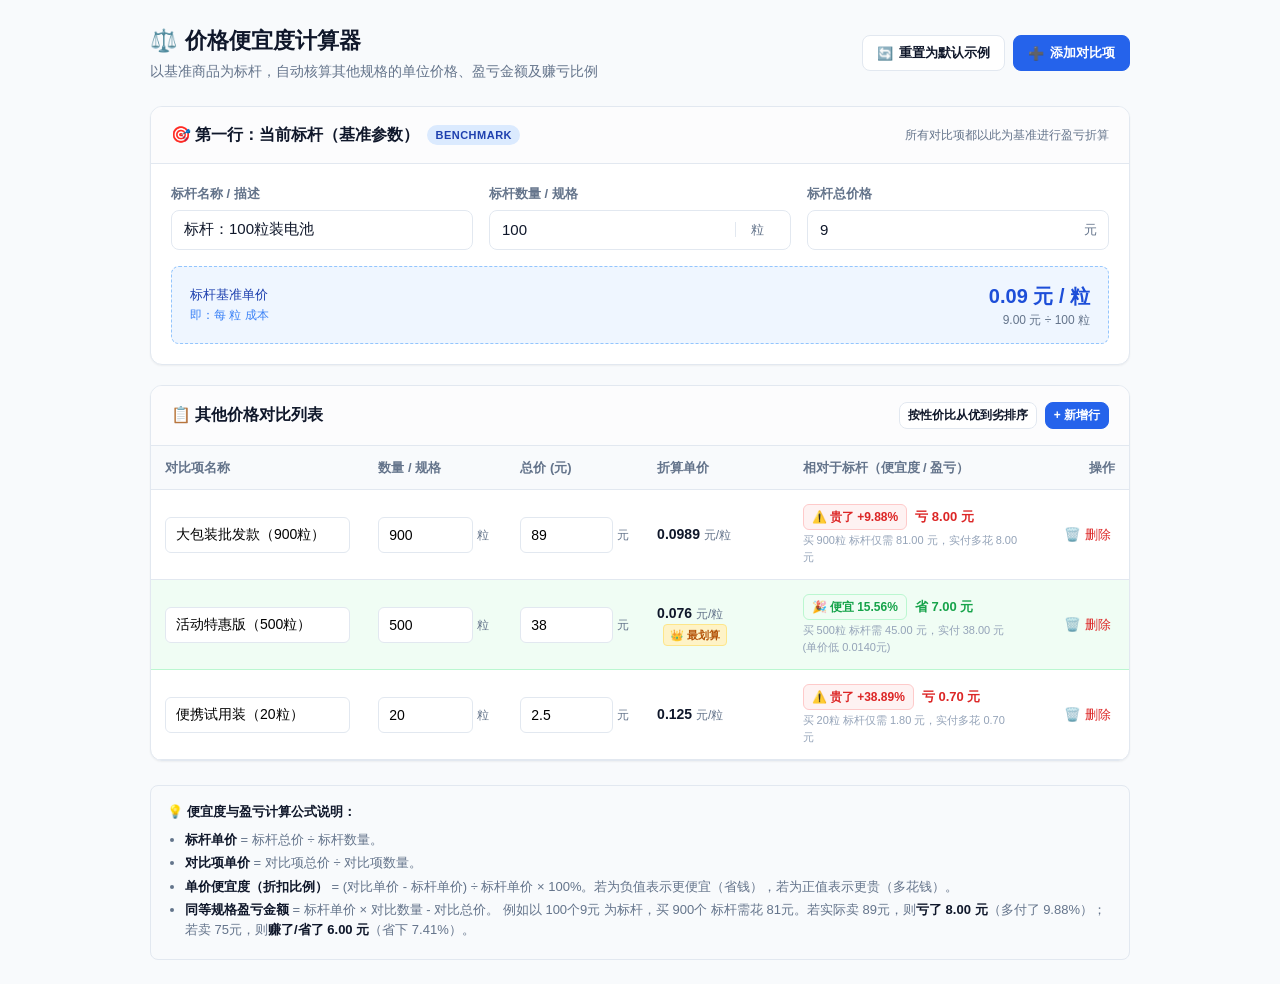
<file: price-calculator/index.html>
<!DOCTYPE html>
<html lang="zh-CN">
<head>
  <meta charset="UTF-8">
  <meta name="viewport" content="width=device-width, initial-scale=1.0">
  <title>价格便宜度计算器 - 性价比对比工具</title>
  <style>
    :root {
      --primary: #2563eb;
      --primary-hover: #1d4ed8;
      --bg: #f8fafc;
      --card-bg: #ffffff;
      --text-main: #0f172a;
      --text-muted: #64748b;
      --border: #e2e8f0;
      --border-focus: #3b82f6;
      --success: #16a34a;
      --success-bg: #f0fdf4;
      --success-border: #bbf7d0;
      --danger: #dc2626;
      --danger-bg: #fef2f2;
      --danger-border: #fecaca;
      --warning: #d97706;
      --warning-bg: #fffbeb;
      --neutral-badge: #f1f5f9;
      --shadow-sm: 0 1px 2px 0 rgb(0 0 0 / 0.05);
      --shadow: 0 4px 6px -1px rgb(0 0 0 / 0.08), 0 2px 4px -2px rgb(0 0 0 / 0.06);
      --shadow-md: 0 10px 15px -3px rgb(0 0 0 / 0.08);
      --radius: 12px;
      --radius-sm: 8px;
    }

    * {
      box-sizing: border-box;
      margin: 0;
      padding: 0;
      font-family: -apple-system, BlinkMacSystemFont, "Segoe UI", Roboto, "Helvetica Neue", Arial, sans-serif;
    }

    body {
      background-color: var(--bg);
      color: var(--text-main);
      padding: 24px 16px;
      line-height: 1.5;
      min-height: 100vh;
    }

    .container {
      max-width: 980px;
      margin: 0 auto;
    }

    header {
      margin-bottom: 24px;
      display: flex;
      justify-content: space-between;
      align-items: center;
      flex-wrap: wrap;
      gap: 12px;
    }

    .header-title h1 {
      font-size: 22px;
      font-weight: 700;
      display: flex;
      align-items: center;
      gap: 8px;
      color: var(--text-main);
    }

    .header-title p {
      font-size: 14px;
      color: var(--text-muted);
      margin-top: 4px;
    }

    .header-actions {
      display: flex;
      gap: 8px;
    }

    .btn {
      display: inline-flex;
      align-items: center;
      justify-content: center;
      gap: 6px;
      padding: 8px 14px;
      font-size: 13px;
      font-weight: 600;
      border-radius: var(--radius-sm);
      border: 1px solid var(--border);
      background: #ffffff;
      color: var(--text-main);
      cursor: pointer;
      transition: all 0.2s ease;
      user-select: none;
    }

    .btn:hover {
      background: #f1f5f9;
      border-color: #cbd5e1;
    }

    .btn-primary {
      background: var(--primary);
      border-color: var(--primary);
      color: #ffffff;
    }

    .btn-primary:hover {
      background: var(--primary-hover);
      border-color: var(--primary-hover);
    }

    .btn-sm {
      padding: 4px 8px;
      font-size: 12px;
    }

    .btn-danger-text {
      color: var(--danger);
      background: transparent;
      border: none;
      padding: 4px;
      cursor: pointer;
      border-radius: 4px;
    }

    .btn-danger-text:hover {
      background: var(--danger-bg);
    }

    .card {
      background: var(--card-bg);
      border-radius: var(--radius);
      border: 1px solid var(--border);
      box-shadow: var(--shadow-sm);
      margin-bottom: 20px;
      overflow: hidden;
      transition: box-shadow 0.2s ease;
    }

    .card:hover {
      box-shadow: var(--shadow);
    }

    .card-header {
      padding: 16px 20px;
      border-bottom: 1px solid var(--border);
      display: flex;
      justify-content: space-between;
      align-items: center;
      background: #fcfcfd;
    }

    .card-title {
      font-size: 16px;
      font-weight: 700;
      display: flex;
      align-items: center;
      gap: 8px;
    }

    .badge-benchmark {
      background: #dbeafe;
      color: #1e40af;
      font-size: 11px;
      font-weight: 700;
      padding: 2px 8px;
      border-radius: 9999px;
      letter-spacing: 0.5px;
    }

    .card-body {
      padding: 20px;
    }

    /* 表单与输入框 */
    .form-grid {
      display: grid;
      grid-template-columns: repeat(auto-fit, minmax(180px, 1fr));
      gap: 16px;
      align-items: end;
    }

    .form-group {
      display: flex;
      flex-direction: column;
      gap: 6px;
    }

    .form-group label {
      font-size: 13px;
      font-weight: 600;
      color: var(--text-muted);
    }

    .input-wrapper {
      position: relative;
      display: flex;
      align-items: center;
    }

    .input-field {
      width: 100%;
      height: 40px;
      padding: 8px 12px;
      font-size: 15px;
      border: 1.5px solid var(--border);
      border-radius: var(--radius-sm);
      outline: none;
      transition: border-color 0.15s ease, box-shadow 0.15s ease;
      background: #ffffff;
      color: var(--text-main);
    }

    .input-field:focus {
      border-color: var(--border-focus);
      box-shadow: 0 0 0 3px rgba(59, 130, 246, 0.15);
    }

    .input-unit {
      position: absolute;
      right: 12px;
      font-size: 13px;
      color: var(--text-muted);
      pointer-events: none;
    }

    .has-unit {
      padding-right: 48px;
    }

    /* 标杆单价展示卡 */
    .benchmark-result {
      margin-top: 16px;
      background: #eff6ff;
      border: 1px dashed #93c5fd;
      border-radius: var(--radius-sm);
      padding: 14px 18px;
      display: flex;
      justify-content: space-between;
      align-items: center;
      flex-wrap: wrap;
      gap: 12px;
    }

    .benchmark-stat-label {
      font-size: 13px;
      color: #1e40af;
      font-weight: 500;
    }

    .benchmark-stat-val {
      font-size: 20px;
      font-weight: 700;
      color: #1d4ed8;
      font-variant-numeric: tabular-nums;
    }

    /* 对比表格/列表 */
    .table-container {
      overflow-x: auto;
    }

    .compare-table {
      width: 100%;
      border-collapse: separate;
      border-spacing: 0;
      text-align: left;
    }

    .compare-table th {
      background: #f8fafc;
      padding: 12px 14px;
      font-size: 13px;
      font-weight: 600;
      color: var(--text-muted);
      border-bottom: 1.5px solid var(--border);
      white-space: nowrap;
    }

    .compare-table td {
      padding: 14px;
      font-size: 14px;
      border-bottom: 1px solid var(--border);
      vertical-align: middle;
    }

    .compare-row {
      transition: background-color 0.15s ease;
    }

    .compare-row:hover {
      background-color: #f8fafc;
    }

    .compare-row.is-best {
      background-color: #f0fdf4 !important;
    }

    .compare-row.is-best td {
      border-bottom-color: #bbf7d0;
    }

    /* 状态徽标 */
    .status-tag {
      display: inline-flex;
      align-items: center;
      gap: 4px;
      padding: 3px 8px;
      border-radius: 6px;
      font-size: 12px;
      font-weight: 700;
      white-space: nowrap;
    }

    .status-tag.cheaper {
      background: var(--success-bg);
      color: var(--success);
      border: 1px solid var(--success-border);
    }

    .status-tag.expensive {
      background: var(--danger-bg);
      color: var(--danger);
      border: 1px solid var(--danger-border);
    }

    .status-tag.equal {
      background: var(--neutral-badge);
      color: var(--text-muted);
      border: 1px solid var(--border);
    }

    .crown-tag {
      background: #fef3c7;
      color: #b45309;
      border: 1px solid #fde68a;
      display: inline-flex;
      align-items: center;
      gap: 2px;
      font-size: 11px;
      padding: 2px 6px;
      border-radius: 4px;
      font-weight: 700;
      margin-left: 6px;
    }

    .summary-text {
      font-size: 13px;
      font-weight: 600;
    }

    .text-success { color: var(--success); }
    .text-danger { color: var(--danger); }
    .text-muted { color: var(--text-muted); }

    .formula-hint {
      font-size: 11px;
      color: #94a3b8;
      display: block;
      margin-top: 2px;
    }

    .table-input {
      width: 100%;
      min-width: 90px;
      height: 36px;
      padding: 6px 10px;
      font-size: 14px;
      border: 1px solid var(--border);
      border-radius: 6px;
      outline: none;
      transition: all 0.15s;
    }

    .table-input:focus {
      border-color: var(--border-focus);
      box-shadow: 0 0 0 2px rgba(59, 130, 246, 0.15);
    }

    /* 底部提示卡 */
    .tips-box {
      background: #f8fafc;
      border: 1px solid var(--border);
      border-radius: var(--radius-sm);
      padding: 16px;
      font-size: 13px;
      color: var(--text-muted);
      margin-top: 24px;
    }

    .tips-box strong {
      color: var(--text-main);
    }

    .tips-box ul {
      margin-left: 18px;
      margin-top: 8px;
    }

    .tips-box li {
      margin-bottom: 4px;
    }

    @media (max-width: 768px) {
      .compare-table, .compare-table thead, .compare-table tbody, .compare-table tr, .compare-table td {
        display: block;
      }

      .compare-table thead {
        display: none;
      }

      .compare-table tr {
        margin-bottom: 16px;
        border: 1px solid var(--border);
        border-radius: var(--radius-sm);
        padding: 12px;
        background: #ffffff;
      }

      .compare-table td {
        border-bottom: 1px dashed var(--border);
        padding: 8px 0;
        display: flex;
        justify-content: space-between;
        align-items: center;
      }

      .compare-table td:last-child {
        border-bottom: none;
        padding-top: 10px;
        justify-content: flex-end;
      }

      .compare-table td::before {
        content: attr(data-label);
        font-weight: 600;
        font-size: 13px;
        color: var(--text-muted);
      }

      .table-input {
        max-width: 180px;
      }
    }
  </style>
</head>
<body>
  <div class="container">
    <!-- 头部区域 -->
    <header>
      <div class="header-title">
        <h1>
          <span>⚖️</span> 价格便宜度计算器
        </h1>
        <p>以基准商品为标杆，自动核算其他规格的单位价格、盈亏金额及赚亏比例</p>
      </div>
      <div class="header-actions">
        <button class="btn" onclick="resetToDefault()" title="恢复最初的示例数据">
          <span>🔄</span> 重置为默认示例
        </button>
        <button class="btn btn-primary" onclick="addRow()">
          <span>➕</span> 添加对比项
        </button>
      </div>
    </header>

    <!-- 第一行：当前标杆 (Benchmark) -->
    <div class="card" id="benchmarkCard">
      <div class="card-header">
        <div class="card-title">
          <span>🎯 第一行：当前标杆（基准参数）</span>
          <span class="badge-benchmark">BENCHMARK</span>
        </div>
        <div style="font-size: 12px; color: var(--text-muted);">所有对比项都以此为基准进行盈亏折算</div>
      </div>
      <div class="card-body">
        <div class="form-grid">
          <div class="form-group" style="grid-column: span 1.5;">
            <label for="bmName">标杆名称 / 描述</label>
            <input type="text" id="bmName" class="input-field" value="普通包装（100粒装）" placeholder="如：100电池 / 基础款" oninput="saveAndCalculate()">
          </div>

          <div class="form-group">
            <label for="bmQuantity">标杆数量 / 规格</label>
            <div class="input-wrapper">
              <input type="number" id="bmQuantity" class="input-field has-unit" value="100" min="0.0001" step="any" placeholder="100" oninput="saveAndCalculate()">
              <input type="text" id="bmUnit" class="input-unit" style="width: 44px; text-align: center; border: none; background: transparent; pointer-events: auto; outline: none; border-left: 1px solid var(--border);" value="粒" title="点击可修改单位" oninput="saveAndCalculate()">
            </div>
          </div>

          <div class="form-group">
            <label for="bmPrice">标杆总价格</label>
            <div class="input-wrapper">
              <input type="number" id="bmPrice" class="input-field has-unit" value="9" min="0.0001" step="any" placeholder="9.00" oninput="saveAndCalculate()">
              <span class="input-unit">元</span>
            </div>
          </div>
        </div>

        <div class="benchmark-result">
          <div>
            <div class="benchmark-stat-label">标杆基准单价</div>
            <div style="font-size: 12px; color: #3b82f6; margin-top: 2px;">
              即：每 <span class="unit-text">粒</span> 成本
            </div>
          </div>
          <div style="text-align: right;">
            <div class="benchmark-stat-val" id="bmUnitPriceDisplay">0.0900 元 / 粒</div>
            <div style="font-size: 12px; color: var(--text-muted);">9.00 元 ÷ 100 粒</div>
          </div>
        </div>
      </div>
    </div>

    <!-- 第二部分：对比项列表 -->
    <div class="card">
      <div class="card-header">
        <div class="card-title">
          <span>📋 其他价格对比列表</span>
          <span id="bestTagContainer"></span>
        </div>
        <div style="display: flex; gap: 8px;">
          <button class="btn btn-sm" onclick="sortRows('cost')">按性价比从优到劣排序</button>
          <button class="btn btn-sm btn-primary" onclick="addRow()">+ 新增行</button>
        </div>
      </div>
      <div class="card-body" style="padding: 0;">
        <div class="table-container">
          <table class="compare-table">
            <thead>
              <tr>
                <th style="width: 22%;">对比项名称</th>
                <th style="width: 14%;">数量 / 规格</th>
                <th style="width: 14%;">总价 (元)</th>
                <th style="width: 15%;">折算单价</th>
                <th style="width: 25%;">相对于标杆（便宜度 / 盈亏）</th>
                <th style="width: 10%; text-align: right;">操作</th>
              </tr>
            </thead>
            <tbody id="compareBody">
              <!-- JS 动态渲染行 -->
            </tbody>
          </table>
        </div>
      </div>
    </div>

    <!-- 底部使用与计算说明卡片 -->
    <div class="tips-box">
      <strong>💡 便宜度与盈亏计算公式说明：</strong>
      <ul>
        <li><strong>标杆单价</strong> = 标杆总价 ÷ 标杆数量。</li>
        <li><strong>对比项单价</strong> = 对比项总价 ÷ 对比项数量。</li>
        <li><strong>单价便宜度（折扣比例）</strong> = (对比单价 - 标杆单价) ÷ 标杆单价 × 100%。若为负值表示更便宜（省钱），若为正值表示更贵（多花钱）。</li>
        <li><strong>同等规格盈亏金额</strong> = 标杆单价 × 对比数量 - 对比总价。
          例如以 100个9元 为标杆，买 900个 标杆需花 81元。若实际卖 89元，则<strong>亏了 8.00 元</strong>（多付了 9.88%）；若卖 75元，则<strong>赚了/省了 6.00 元</strong>（省下 7.41%）。
        </li>
      </ul>
    </div>
  </div>

  <script>
    // 默认数据
    const DEFAULT_BENCHMARK = {
      name: "标杆：100粒装电池",
      quantity: 100,
      unit: "粒",
      price: 9
    };

    const DEFAULT_ITEMS = [
      { id: "1", name: "大包装批发款（900粒）", quantity: 900, price: 89 },
      { id: "2", name: "活动特惠版（500粒）", quantity: 500, price: 38 },
      { id: "3", name: "便携试用装（20粒）", quantity: 20, price: 2.5 }
    ];

    let benchmark = { ...DEFAULT_BENCHMARK };
    let compareItems = [...DEFAULT_ITEMS];

    // 初始化加载
    function init() {
      const savedBm = localStorage.getItem("price_calc_bm");
      const savedItems = localStorage.getItem("price_calc_items");

      if (savedBm) {
        try { benchmark = JSON.parse(savedBm); } catch(e){}
      }
      if (savedItems) {
        try { compareItems = JSON.parse(savedItems); } catch(e){}
      }

      // 同步 DOM
      document.getElementById("bmName").value = benchmark.name || "";
      document.getElementById("bmQuantity").value = benchmark.quantity || 100;
      document.getElementById("bmUnit").value = benchmark.unit || "个";
      document.getElementById("bmPrice").value = benchmark.price || 9;

      renderRows();
      calculate();
    }

    // 格式化数字
    function formatNum(num, digits = 4) {
      if (isNaN(num) || !isFinite(num)) return "0.00";
      // 去除无效末尾 0，但保留至少 2 位小数
      const fixed = num.toFixed(digits);
      return parseFloat(fixed).toString().includes('.') 
        ? parseFloat(fixed).toFixed(Math.max(2, (fixed.split('.')[1] || '').replace(/0+$/, '').length))
        : num.toFixed(2);
    }

    function formatCurrency(num) {
      if (isNaN(num) || !isFinite(num)) return "0.00";
      return Math.abs(num).toFixed(2);
    }

    // 保存并计算
    function saveAndCalculate() {
      benchmark.name = document.getElementById("bmName").value.trim();
      benchmark.quantity = parseFloat(document.getElementById("bmQuantity").value) || 0;
      benchmark.unit = document.getElementById("bmUnit").value.trim() || "个";
      benchmark.price = parseFloat(document.getElementById("bmPrice").value) || 0;

      // 更新每行输入框的值到 compareItems
      compareItems.forEach((item) => {
        const nameEl = document.getElementById(`name_${item.id}`);
        const qtyEl = document.getElementById(`qty_${item.id}`);
        const priceEl = document.getElementById(`price_${item.id}`);
        if (nameEl) item.name = nameEl.value;
        if (qtyEl) item.quantity = parseFloat(qtyEl.value) || 0;
        if (priceEl) item.price = parseFloat(priceEl.value) || 0;
      });

      localStorage.setItem("price_calc_bm", JSON.stringify(benchmark));
      localStorage.setItem("price_calc_items", JSON.stringify(compareItems));

      calculate();
    }

    // 重新计算并渲染分析结果
    function calculate() {
      const unit = benchmark.unit || "个";
      document.querySelectorAll(".unit-text").forEach(el => el.textContent = unit);

      // 计算标杆单价
      const bmQty = benchmark.quantity;
      const bmPrice = benchmark.price;
      const bmUnitPrice = (bmQty > 0 && bmPrice > 0) ? (bmPrice / bmQty) : 0;

      const bmDisplay = document.getElementById("bmUnitPriceDisplay");
      if (bmUnitPrice > 0) {
        bmDisplay.textContent = `${formatNum(bmUnitPrice, 4)} 元 / ${unit}`;
      } else {
        bmDisplay.textContent = `0.00 元 / ${unit}`;
      }

      // 计算所有对比项单价，找出最优（单价最低）
      let minUnitPrice = Infinity;
      let bestItemId = null;

      const results = compareItems.map(item => {
        const qty = item.quantity;
        const price = item.price;
        const unitPrice = (qty > 0 && price > 0) ? (price / qty) : 0;

        if (unitPrice > 0 && unitPrice < minUnitPrice) {
          minUnitPrice = unitPrice;
          bestItemId = item.id;
        }

        return {
          id: item.id,
          unitPrice
        };
      });

      // 渲染对比结果列
      compareItems.forEach(item => {
        const resEl = document.getElementById(`res_${item.id}`);
        const unitPriceEl = document.getElementById(`unit_price_${item.id}`);
        const rowEl = document.getElementById(`row_${item.id}`);
        if (!resEl || !unitPriceEl || !rowEl) return;

        const qty = item.quantity;
        const price = item.price;
        const unitPrice = (qty > 0 && price > 0) ? (price / qty) : 0;

        // 单价展示
        if (unitPrice > 0) {
          const isBest = (item.id === bestItemId && compareItems.length > 1 && unitPrice < bmUnitPrice);
          unitPriceEl.innerHTML = `
            <strong>${formatNum(unitPrice, 4)}</strong> <span style="font-size:12px; color:var(--text-muted);">元/${unit}</span>
            ${isBest ? `<span class="crown-tag">👑 最划算</span>` : ''}
          `;
          if (isBest) {
            rowEl.classList.add("is-best");
          } else {
            rowEl.classList.remove("is-best");
          }
        } else {
          unitPriceEl.innerHTML = `<span style="color:var(--text-muted);">-</span>`;
          rowEl.classList.remove("is-best");
        }

        // 相对于标杆分析
        if (bmUnitPrice <= 0 || unitPrice <= 0) {
          resEl.innerHTML = `<span style="color:var(--text-muted); font-size:13px;">请输入有效数量和价格</span>`;
          return;
        }

        // 标杆单价买对应数量的理论总价
        const benchmarkEquivalentPrice = bmUnitPrice * qty;
        // 差价：正数表示比标杆省了多少钱（赚了），负数表示比标杆多花了多少钱（亏了）
        const diffAmount = benchmarkEquivalentPrice - price;
        // 单价差异百分比: (当前单价 - 标杆单价) / 标杆单价 * 100
        const percentDiff = ((unitPrice - bmUnitPrice) / bmUnitPrice) * 100;

        const diffAbs = Math.abs(diffAmount);
        const percentAbs = Math.abs(percentDiff).toFixed(2);

        if (Math.abs(percentDiff) < 0.01) {
          resEl.innerHTML = `
            <div class="status-tag equal">⚖️ 与标杆持平</div>
            <div class="formula-hint">单价一致，无盈亏差异</div>
          `;
        } else if (unitPrice < bmUnitPrice) {
          // 更便宜（赚了 / 省了）
          resEl.innerHTML = `
            <div style="display:flex; align-items:center; gap:8px; flex-wrap:wrap;">
              <span class="status-tag cheaper">🎉 便宜 ${percentAbs}%</span>
              <span class="summary-text text-success">省 ${formatCurrency(diffAbs)} 元</span>
            </div>
            <div class="formula-hint">
              买 ${qty}${unit} 标杆需 ${formatCurrency(benchmarkEquivalentPrice)} 元，实付 ${price.toFixed(2)} 元 (单价低 ${(bmUnitPrice - unitPrice).toFixed(4)}元)
            </div>
          `;
        } else {
          // 更贵（亏了 / 多花了）
          resEl.innerHTML = `
            <div style="display:flex; align-items:center; gap:8px; flex-wrap:wrap;">
              <span class="status-tag expensive">⚠️ 贵了 +${percentAbs}%</span>
              <span class="summary-text text-danger">亏 ${formatCurrency(diffAbs)} 元</span>
            </div>
            <div class="formula-hint">
              买 ${qty}${unit} 标杆仅需 ${formatCurrency(benchmarkEquivalentPrice)} 元，实付多花 ${formatCurrency(diffAbs)} 元
            </div>
          `;
        }
      });
    }

    // 渲染表格各行
    function renderRows() {
      const tbody = document.getElementById("compareBody");
      const unit = benchmark.unit || "个";

      tbody.innerHTML = compareItems.map((item, index) => `
        <tr class="compare-row" id="row_${item.id}">
          <td data-label="对比项名称">
            <input type="text" class="table-input" id="name_${item.id}" value="${escapeHtml(item.name)}" placeholder="如：900电池 / 规格B" oninput="saveAndCalculate()">
          </td>
          <td data-label="数量 / 规格">
            <div style="display:flex; align-items:center; gap:4px;">
              <input type="number" class="table-input" id="qty_${item.id}" value="${item.quantity}" min="0.0001" step="any" placeholder="数量" oninput="saveAndCalculate()">
              <span style="font-size:12px; color:var(--text-muted); width:20px;">${unit}</span>
            </div>
          </td>
          <td data-label="总价格 (元)">
            <div style="display:flex; align-items:center; gap:4px;">
              <input type="number" class="table-input" id="price_${item.id}" value="${item.price}" min="0.0001" step="any" placeholder="价格" oninput="saveAndCalculate()">
              <span style="font-size:12px; color:var(--text-muted);">元</span>
            </div>
          </td>
          <td data-label="折算单价" id="unit_price_${item.id}">
            -
          </td>
          <td data-label="便宜度 / 盈亏分析" id="res_${item.id}">
            -
          </td>
          <td data-label="操作" style="text-align: right;">
            <button class="btn-danger-text" onclick="deleteRow('${item.id}')" title="删除该对比项">
              🗑️ 删除
            </button>
          </td>
        </tr>
      `).join("");
    }

    // 添加新对比项
    function addRow() {
      const newId = Date.now().toString(36) + Math.random().toString(36).substr(2, 4);
      compareItems.push({
        id: newId,
        name: `对比项 ${compareItems.length + 1}`,
        quantity: 100,
        price: 10
      });
      renderRows();
      saveAndCalculate();

      // 聚焦新添加行的名称输入框
      setTimeout(() => {
        const el = document.getElementById(`name_${newId}`);
        if (el) el.focus();
      }, 50);
    }

    // 删除行
    function deleteRow(id) {
      if (compareItems.length <= 1) {
        alert("请至少保留一个对比项进行计算。");
        return;
      }
      compareItems = compareItems.filter(item => item.id !== id);
      renderRows();
      saveAndCalculate();
    }

    // 排序
    function sortRows(type) {
      const bmQty = benchmark.quantity || 1;
      const bmPrice = benchmark.price || 0;
      const bmUnitPrice = bmQty > 0 ? bmPrice / bmQty : 0;

      compareItems.sort((a, b) => {
        const uA = (a.quantity > 0 && a.price > 0) ? (a.price / a.quantity) : Infinity;
        const uB = (b.quantity > 0 && b.price > 0) ? (b.price / b.quantity) : Infinity;
        return uA - uB; // 单价由低到高（最划算排在最前）
      });

      renderRows();
      calculate();
      localStorage.setItem("price_calc_items", JSON.stringify(compareItems));
    }

    // 重置为默认示例
    function resetToDefault() {
      if (confirm("确定要恢复到默认示例数据吗？当前输入的内容会被覆盖。")) {
        benchmark = { ...DEFAULT_BENCHMARK };
        compareItems = JSON.parse(JSON.stringify(DEFAULT_ITEMS));
        localStorage.removeItem("price_calc_bm");
        localStorage.removeItem("price_calc_items");

        document.getElementById("bmName").value = benchmark.name;
        document.getElementById("bmQuantity").value = benchmark.quantity;
        document.getElementById("bmUnit").value = benchmark.unit;
        document.getElementById("bmPrice").value = benchmark.price;

        renderRows();
        calculate();
      }
    }

    function escapeHtml(str) {
      if (!str) return "";
      return String(str)
        .replace(/&/g, "&amp;")
        .replace(/</g, "&lt;")
        .replace(/>/g, "&gt;")
        .replace(/"/g, "&quot;")
        .replace(/'/g, "&#039;");
    }

    // 页面启动
    window.addEventListener("DOMContentLoaded", init);
  </script>
</body>
</html>
</file>
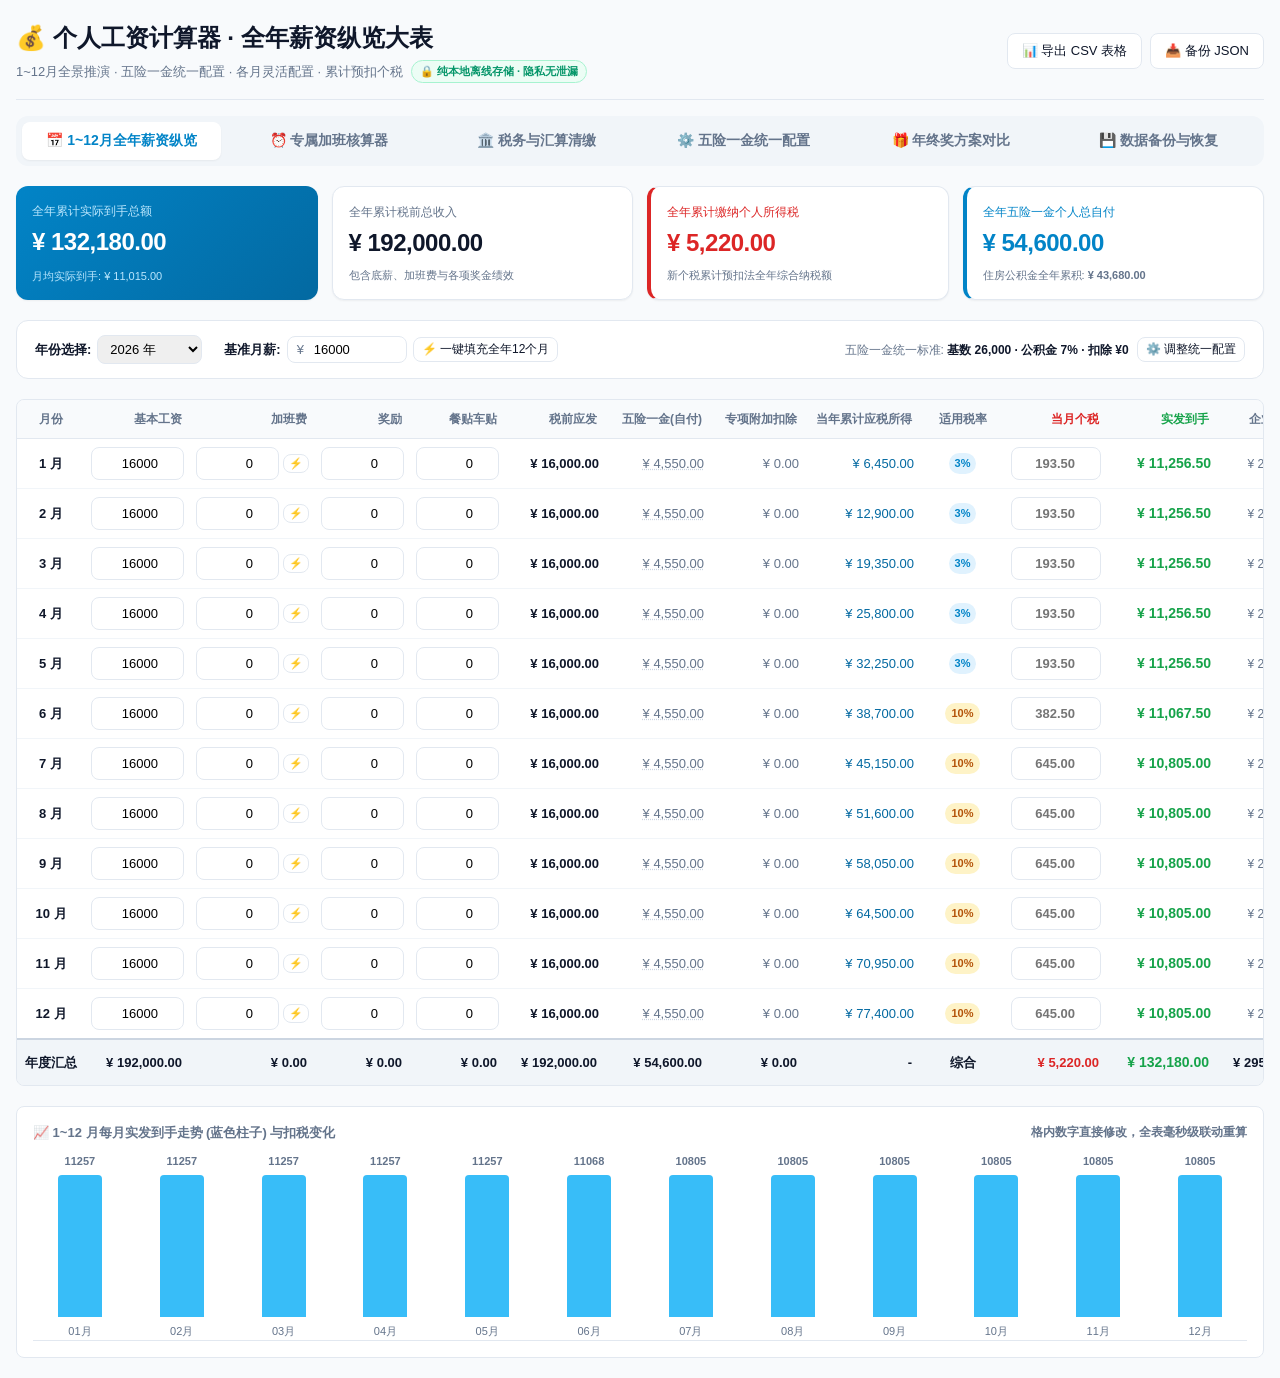
<file: salary-calculator/index.html>
<!DOCTYPE html>
<html lang="zh-CN">
<head>
  <meta charset="UTF-8">
  <meta name="viewport" content="width=device-width, initial-scale=1.0">
  <title>个人工资计算器 - 全年薪资纵览与月度台账</title>
  <style>
    :root {
      --primary: #0284c7;
      --primary-hover: #0369a1;
      --primary-light: #e0f2fe;
      --bg: #f8fafc;
      --card-bg: #ffffff;
      --text-main: #0f172a;
      --text-muted: #64748b;
      --border: #e2e8f0;
      --border-focus: #38bdf8;
      --success: #16a34a;
      --success-bg: #f0fdf4;
      --success-border: #bbf7d0;
      --warning: #d97706;
      --warning-bg: #fffbeb;
      --warning-border: #fde68a;
      --danger: #dc2626;
      --danger-bg: #fef2f2;
      --danger-border: #fecaca;
      --shadow-sm: 0 1px 2px 0 rgb(0 0 0 / 0.05);
      --shadow: 0 4px 6px -1px rgb(0 0 0 / 0.07), 0 2px 4px -2px rgb(0 0 0 / 0.05);
      --shadow-md: 0 10px 15px -3px rgb(0 0 0 / 0.08);
      --radius: 12px;
      --radius-sm: 8px;
    }

    * {
      box-sizing: border-box;
      margin: 0;
      padding: 0;
      font-family: -apple-system, BlinkMacSystemFont, "Segoe UI", Roboto, "Helvetica Neue", Arial, sans-serif;
    }

    body {
      background-color: var(--bg);
      color: var(--text-main);
      padding: 20px 16px;
      line-height: 1.5;
      min-height: 100vh;
    }

    .container {
      max-width: 1360px;
      margin: 0 auto;
    }

    header {
      margin-bottom: 16px;
      display: flex;
      justify-content: space-between;
      align-items: center;
      flex-wrap: wrap;
      gap: 12px;
      padding-bottom: 16px;
      border-bottom: 1px solid var(--border);
    }

    .header-title h1 {
      font-size: 24px;
      font-weight: 700;
      display: flex;
      align-items: center;
      gap: 10px;
      color: var(--text-main);
    }

    .header-title p {
      font-size: 13px;
      color: var(--text-muted);
      margin-top: 4px;
      display: flex;
      align-items: center;
      gap: 8px;
    }

    .badge-privacy {
      background-color: #ecfdf5;
      color: #059669;
      border: 1px solid #a7f3d0;
      padding: 2px 8px;
      border-radius: 9999px;
      font-size: 11px;
      font-weight: 600;
    }

    .header-actions {
      display: flex;
      gap: 8px;
      align-items: center;
    }

    /* 选项卡导航 */
    .nav-tabs {
      display: flex;
      gap: 8px;
      margin-bottom: 20px;
      background: #f1f5f9;
      padding: 6px;
      border-radius: var(--radius);
      overflow-x: auto;
    }

    .nav-tab-btn {
      flex: 1;
      min-width: 120px;
      text-align: center;
      padding: 10px 14px;
      font-size: 14px;
      font-weight: 600;
      border: none;
      background: transparent;
      color: var(--text-muted);
      border-radius: var(--radius-sm);
      cursor: pointer;
      transition: all 0.2s ease;
      display: flex;
      align-items: center;
      justify-content: center;
      gap: 6px;
      white-space: nowrap;
    }

    .nav-tab-btn:hover {
      color: var(--text-main);
      background: rgba(255, 255, 255, 0.5);
    }

    .nav-tab-btn.active {
      color: var(--primary);
      background: #ffffff;
      box-shadow: var(--shadow-sm);
    }

    /* 按钮 */
    .btn {
      padding: 8px 14px;
      border-radius: var(--radius-sm);
      font-size: 13px;
      font-weight: 500;
      cursor: pointer;
      transition: all 0.2s;
      border: 1px solid transparent;
      display: inline-flex;
      align-items: center;
      gap: 6px;
      background: #ffffff;
      white-space: nowrap;
    }

    .btn-primary {
      background: var(--primary);
      color: white;
      border-color: var(--primary);
    }
    .btn-primary:hover {
      background: var(--primary-hover);
    }

    .btn-outline {
      border-color: var(--border);
      color: var(--text-main);
    }
    .btn-outline:hover {
      background: #f1f5f9;
    }

    .btn-sm {
      padding: 3px 8px;
      font-size: 12px;
    }

    .btn-danger-outline {
      color: var(--danger);
      border-color: var(--danger-border);
    }
    .btn-danger-outline:hover {
      background: var(--danger-bg);
    }

    /* 卡片通用 */
    .card {
      background: var(--card-bg);
      border: 1px solid var(--border);
      border-radius: var(--radius);
      padding: 20px;
      margin-bottom: 20px;
      box-shadow: var(--shadow-sm);
    }

    .card-title {
      font-size: 16px;
      font-weight: 700;
      margin-bottom: 14px;
      display: flex;
      justify-content: space-between;
      align-items: center;
      border-bottom: 1px solid #f1f5f9;
      padding-bottom: 10px;
    }

    .grid-2 {
      display: grid;
      grid-template-columns: 1fr 1fr;
      gap: 16px;
    }

    .grid-4 {
      display: grid;
      grid-template-columns: repeat(4, 1fr);
      gap: 14px;
    }

    @media (max-width: 900px) {
      .grid-2, .grid-4 {
        grid-template-columns: 1fr;
      }
    }

    /* 年度汇总 Hero 区域 */
    .hero-stats {
      display: grid;
      grid-template-columns: repeat(4, 1fr);
      gap: 14px;
      margin-bottom: 20px;
    }

    @media (max-width: 960px) {
      .hero-stats {
        grid-template-columns: repeat(2, 1fr);
      }
    }
    @media (max-width: 540px) {
      .hero-stats {
        grid-template-columns: 1fr;
      }
    }

    .hero-stat-card {
      padding: 16px;
      border-radius: var(--radius);
      border: 1px solid var(--border);
      background: #ffffff;
      box-shadow: var(--shadow-sm);
      display: flex;
      flex-direction: column;
      justify-content: space-between;
    }

    .hero-stat-card.primary {
      background: linear-gradient(135deg, #0284c7 0%, #0369a1 100%);
      color: #ffffff;
      border: none;
    }
    .hero-stat-card.primary .label { color: #bae6fd; }
    .hero-stat-card.primary .val { color: #ffffff; }

    .hero-stat-card .label {
      font-size: 12px;
      color: var(--text-muted);
      font-weight: 500;
    }

    .hero-stat-card .val {
      font-size: 24px;
      font-weight: 800;
      margin-top: 4px;
      letter-spacing: -0.5px;
    }

    .hero-stat-card .sub {
      font-size: 11px;
      color: var(--text-muted);
      margin-top: 6px;
    }

    /* 快速控制工具条 */
    .year-toolbar {
      background: #ffffff;
      border: 1px solid var(--border);
      border-radius: var(--radius);
      padding: 14px 18px;
      margin-bottom: 20px;
      display: flex;
      justify-content: space-between;
      align-items: center;
      flex-wrap: wrap;
      gap: 12px;
    }

    .year-toolbar-left {
      display: flex;
      align-items: center;
      gap: 12px;
      flex-wrap: wrap;
    }

    /* 全年大表格样式 */
    .table-container {
      overflow-x: auto;
      border: 1px solid var(--border);
      border-radius: var(--radius-sm);
      background: #ffffff;
    }

    table.full-year-table {
      width: 100%;
      border-collapse: collapse;
      text-align: right;
      font-size: 13px;
      white-space: nowrap;
    }

    table.full-year-table th {
      background: #f8fafc;
      padding: 10px 8px;
      font-weight: 600;
      color: var(--text-muted);
      border-bottom: 1px solid var(--border);
      font-size: 12px;
      text-align: right;
    }

    table.full-year-table th:first-child,
    table.full-year-table td:first-child {
      text-align: center;
    }

    table.full-year-table td {
      padding: 8px 6px;
      border-bottom: 1px solid #f1f5f9;
      color: var(--text-main);
    }

    table.full-year-table tbody tr:hover td {
      background: #f8fafc;
    }

    /* 表格内输入框 */
    .cell-input {
      width: 90px;
      padding: 5px 6px;
      font-size: 12px;
      border: 1px solid #cbd5e1;
      border-radius: 4px;
      text-align: right;
      outline: none;
      transition: all 0.15s;
      background: #ffffff;
    }

    .cell-input:focus {
      border-color: var(--border-focus);
      background: #f0f9ff;
      box-shadow: 0 0 0 2px rgba(56, 189, 248, 0.25);
    }

    .cell-input-ot {
      width: 75px;
    }

    /* 表格底部汇总行 */
    tr.total-row td {
      background: #f1f5f9;
      font-weight: 700;
      border-top: 2px solid #cbd5e1;
      border-bottom: none;
      color: var(--text-main);
      padding: 12px 8px;
    }

    /* 状态与税率徽章 */
    .status-pill {
      display: inline-block;
      padding: 2px 6px;
      border-radius: 9999px;
      font-size: 11px;
      font-weight: 600;
    }
    .pill-tier-3 { background: #e0f2fe; color: #0284c7; }
    .pill-tier-10 { background: #fef3c7; color: #b45309; }
    .pill-tier-20 { background: #fed7aa; color: #c2410c; }
    .pill-tier-25 { background: #fecdd3; color: #be123c; }
    .pill-tier-high { background: #fee2e2; color: #b91c1c; }

    /* 全年图表容器 */
    .chart-box {
      margin-top: 20px;
      padding: 16px;
      border: 1px solid var(--border);
      border-radius: var(--radius-sm);
      background: #ffffff;
    }

    .bars-container {
      display: flex;
      align-items: flex-end;
      gap: 8px;
      height: 190px;
      padding-top: 24px;
      border-bottom: 1px solid var(--border);
    }

    .bar-col {
      flex: 1;
      display: flex;
      flex-direction: column;
      align-items: center;
      height: 100%;
      justify-content: flex-end;
      position: relative;
    }

    .bar-fill {
      width: 100%;
      max-width: 44px;
      background: #38bdf8;
      border-radius: 4px 4px 0 0;
      transition: height 0.3s ease;
      position: relative;
    }

    .bar-fill:hover {
      background: var(--primary);
    }

    .bar-val {
      position: absolute;
      top: -22px;
      left: 50%;
      transform: translateX(-50%);
      font-size: 11px;
      font-weight: 600;
      color: var(--text-muted);
      white-space: nowrap;
    }

    .bar-label {
      font-size: 11px;
      color: var(--text-muted);
      margin-top: 6px;
    }

    /* 模态框 / 弹窗 */
    .modal-overlay {
      position: fixed;
      top: 0; left: 0; right: 0; bottom: 0;
      background: rgba(15, 23, 42, 0.45);
      backdrop-filter: blur(2px);
      display: none;
      align-items: center;
      justify-content: center;
      z-index: 999;
      padding: 16px;
    }
    .modal-overlay.open {
      display: flex;
    }
    .modal-card {
      background: #ffffff;
      border-radius: var(--radius);
      width: 100%;
      max-width: 680px;
      max-height: 90vh;
      overflow-y: auto;
      padding: 24px;
      box-shadow: var(--shadow-md);
      position: relative;
    }

    /* 表单组件 */
    .form-group {
      margin-bottom: 12px;
    }
    .form-label {
      display: block;
      font-size: 13px;
      font-weight: 600;
      color: var(--text-main);
      margin-bottom: 4px;
    }
    .input-wrapper {
      position: relative;
      display: flex;
      align-items: center;
    }
    .input-addon-left {
      position: absolute;
      left: 10px;
      color: var(--text-muted);
      font-size: 13px;
      pointer-events: none;
    }
    .input-addon-right {
      position: absolute;
      right: 10px;
      color: var(--text-muted);
      font-size: 13px;
      pointer-events: none;
    }
    input[type="number"], select {
      width: 100%;
      padding: 8px 10px;
      font-size: 13px;
      border: 1px solid var(--border);
      border-radius: var(--radius-sm);
      outline: none;
      transition: all 0.2s;
    }
    .input-has-left { padding-left: 26px !important; }
    .input-has-right { padding-right: 28px !important; }

    /* 选项卡内容显示/隐藏 */
    .tab-content { display: none; }
    .tab-content.active { display: block; }

    /* 专项扣除网格 */
    .deduction-grid {
      display: grid;
      grid-template-columns: repeat(auto-fill, minmax(200px, 1fr));
      gap: 10px;
      margin-top: 8px;
    }
    .deduction-item {
      border: 1px solid var(--border);
      border-radius: var(--radius-sm);
      padding: 10px;
      background: #ffffff;
      display: flex;
      justify-content: space-between;
      align-items: center;
    }
    .deduction-item.active {
      border-color: var(--primary);
      background: #f0f9ff;
    }

    /* 吐司通知框 */
    #toast {
      position: fixed;
      bottom: 24px;
      right: 24px;
      background: #0f172a;
      color: white;
      padding: 12px 18px;
      border-radius: var(--radius-sm);
      box-shadow: var(--shadow-md);
      font-size: 13px;
      z-index: 9999;
      opacity: 0;
      transform: translateY(10px);
      transition: all 0.25s ease;
      pointer-events: none;
      display: flex;
      align-items: center;
      gap: 8px;
    }
    #toast.show {
      opacity: 1;
      transform: translateY(0);
    }
  </style>
</head>
<body>

<div class="container">
  <!-- 头部信息 -->
  <header>
    <div class="header-title">
      <h1>💰 个人工资计算器 · 全年薪资纵览大表</h1>
      <p>
        <span>1~12月全景推演 · 五险一金统一配置 · 各月灵活配置 · 累计预扣个税</span>
        <span class="badge-privacy">🔒 纯本地离线存储 · 隐私无泄漏</span>
      </p>
    </div>
    <div class="header-actions">
      <button class="btn btn-outline" id="exportCsvBtn">
        📊 导出 CSV 表格
      </button>
      <button class="btn btn-outline" id="exportDataBtn">
        📥 备份 JSON
      </button>
    </div>
  </header>

  <!-- 顶部导航选项卡 -->
  <nav class="nav-tabs">
    <button class="nav-tab-btn active" data-tab="tab-overview">
      📅 1~12月全年薪资纵览
    </button>
    <button class="nav-tab-btn" data-tab="tab-overtime">
      ⏰ 专属加班核算器
    </button>
    <button class="nav-tab-btn" data-tab="tab-tax">
      🏛️ 税务与汇算清缴
    </button>
    <button class="nav-tab-btn" data-tab="tab-settings">
      ⚙️ 五险一金统一配置
    </button>
    <button class="nav-tab-btn" data-tab="tab-bonus">
      🎁 年终奖方案对比
    </button>
    <button class="nav-tab-btn" data-tab="tab-data">
      💾 数据备份与恢复
    </button>
  </nav>

  <!-- ======================== TAB 1: 全年薪资纵览大表 (核心主界面) ======================== -->
  <section id="tab-overview" class="tab-content active">
    <!-- 年度四大核心统计看板 -->
    <div class="hero-stats">
      <div class="hero-stat-card primary">
        <div>
          <div class="label">全年累计实际到手总额</div>
          <div class="val" id="ovStatTotalNet">¥ 0.00</div>
        </div>
        <div class="sub" style="color: #bae6fd;">月均实际到手: <span id="ovStatAvgNet">¥ 0.00</span></div>
      </div>

      <div class="hero-stat-card">
        <div>
          <div class="label">全年累计税前总收入</div>
          <div class="val" id="ovStatTotalGross">¥ 0.00</div>
        </div>
        <div class="sub">包含底薪、加班费与各项奖金绩效</div>
      </div>

      <div class="hero-stat-card" style="border-left: 4px solid var(--danger);">
        <div>
          <div class="label" style="color: var(--danger);">全年累计缴纳个人所得税</div>
          <div class="val" id="ovStatTotalTax" style="color: var(--danger);">¥ 0.00</div>
        </div>
        <div class="sub">新个税累计预扣法全年综合纳税额</div>
      </div>

      <div class="hero-stat-card" style="border-left: 4px solid var(--primary);">
        <div>
          <div class="label" style="color: var(--primary);">全年五险一金个人总自付</div>
          <div class="val" id="ovStatTotalInsurance" style="color: var(--primary);">¥ 0.00</div>
        </div>
        <div class="sub">住房公积金全年累积: <span id="ovStatTotalFund" style="font-weight: 600;">¥ 0.00</span></div>
      </div>
    </div>

    <!-- 年度快速控制工具条 -->
    <div class="year-toolbar">
      <div class="year-toolbar-left">
        <div style="display: flex; align-items: center; gap: 6px;">
          <label style="font-size: 13px; font-weight: 600;">年份选择:</label>
          <select id="overviewYearSelect" style="width: 105px; padding: 5px 8px;">
            <option value="2026">2026 年</option>
            <option value="2025">2025 年</option>
            <option value="2027">2027 年</option>
          </select>
        </div>

        <div style="display: flex; align-items: center; gap: 6px; margin-left: 10px;">
          <label style="font-size: 13px; font-weight: 600;">基准月薪:</label>
          <div class="input-wrapper" style="width: 120px;">
            <span class="input-addon-left">¥</span>
            <input type="number" id="quickBaseSalaryInput" class="input-has-left" value="16000" style="padding: 5px 6px;">
          </div>
          <button type="button" class="btn btn-outline btn-sm" id="btnFillAllMonths" title="将基准月薪快速填入1~12月">
            ⚡ 一键填充全年12个月
          </button>
        </div>
      </div>

      <div style="display: flex; align-items: center; gap: 8px;">
        <span style="font-size: 12px; color: var(--text-muted);">
          五险一金统一标准: <strong id="quickConfigSummary" style="color: var(--text-main);">基数 15,000 · 公积金 7%</strong>
        </span>
        <button type="button" class="btn btn-outline btn-sm" id="btnQuickOpenSettings">
          ⚙️ 调整统一配置
        </button>
      </div>
    </div>

    <!-- 1~12 月全景纵览大表格 -->
    <div class="table-container">
      <table class="full-year-table">
        <thead>
          <tr>
            <th style="width: 70px;">月份</th>
            <th style="min-width: 105px;">基本工资</th>
            <th style="min-width: 125px;">加班费</th>
            <th style="min-width: 95px;">奖励</th>
            <th style="min-width: 95px;">餐贴车贴</th>
            <th style="min-width: 100px;">税前应发</th>
            <th style="min-width: 105px;">五险一金(自付)</th>
            <th style="min-width: 95px;">专项附加扣除</th>
            <th style="min-width: 115px;">当年累计应税所得</th>
            <th style="min-width: 85px; text-align: center;">适用税率</th>
            <th style="min-width: 95px; color: var(--danger);">当月个税</th>
            <th style="min-width: 110px; color: var(--success); font-weight: 700;">实发到手</th>
            <th style="min-width: 100px;">企业总用工</th>
          </tr>
        </thead>
        <tbody id="overviewTableBody">
          <!-- 动态渲染 1~12 月 -->
        </tbody>
        <tfoot>
          <tr class="total-row">
            <td style="text-align: center;">年度汇总</td>
            <td id="footBase">¥ 0.00</td>
            <td id="footOt">¥ 0.00</td>
            <td id="footBonus">¥ 0.00</td>
            <td id="footMealTransport">¥ 0.00</td>
            <td id="footGross">¥ 0.00</td>
            <td id="footInsurance">¥ 0.00</td>
            <td id="footSpecial">¥ 0.00</td>
            <td id="footTaxable">-</td>
            <td style="text-align: center;">综合</td>
            <td id="footTax" style="color: var(--danger);">¥ 0.00</td>
            <td id="footNet" style="color: var(--success); font-size: 14px;">¥ 0.00</td>
            <td id="footCompany">¥ 0.00</td>
          </tr>
        </tfoot>
      </table>
    </div>

    <!-- 全年到手与税费走势图 -->
    <div class="chart-box">
      <div style="font-size: 13px; font-weight: 600; color: var(--text-muted); margin-bottom: 8px; display: flex; justify-content: space-between;">
        <span>📈 1~12 月每月实发到手走势 (蓝色柱子) 与扣税变化</span>
        <span style="font-size: 12px; color: var(--text-muted);">格内数字直接修改，全表毫秒级联动重算</span>
      </div>
      <div class="bars-container" id="chartBars">
        <!-- 动态渲染 12 根柱状图 -->
      </div>
    </div>
  </section>

  <!-- ======================== TAB 2: 加班费核算器 ======================== -->
  <section id="tab-overtime" class="tab-content">
    <div class="card" style="border-left: 4px solid var(--primary); background: #f0f9ff; margin-bottom: 16px;">
      <div style="display: flex; justify-content: space-between; align-items: center; flex-wrap: wrap; gap: 8px;">
        <span style="font-weight: 700; font-size: 15px; color: var(--text-main);">📌 专属加班薪资计算规则</span>
        <span class="badge-privacy" style="background: #e0f2fe; color: #0369a1; border-color: #bae6fd;">已配置为您指定的标准</span>
      </div>
      <div class="grid-2" style="margin-top: 10px; gap: 12px;">
        <div style="background: #ffffff; padding: 12px; border-radius: var(--radius-sm); border: 1px solid var(--border);">
          <div style="font-weight: 600; font-size: 13px; color: var(--primary); margin-bottom: 4px;">💼 工作日加班 (周一至周五)</div>
          <div style="font-size: 12px; color: var(--text-main); line-height: 1.6;">
            • 晚上 <strong>20:30 (8点半)</strong> 开始产生加班费；<br>
            • 满 20:30 记 <strong>¥ 36</strong> 起步；<br>
            • 后续每多加 1 小时 <strong>+ ¥ 18</strong>（21:30 为 ¥54，22:30 为 ¥72，23:30 为 ¥90，依此类推）。
          </div>
        </div>
        <div style="background: #ffffff; padding: 12px; border-radius: var(--radius-sm); border: 1px solid var(--border);">
          <div style="font-weight: 600; font-size: 13px; color: #d97706; margin-bottom: 4px;">🏖️ 周末加班 (周六、周日)</div>
          <div style="font-size: 12px; color: var(--text-main); line-height: 1.6;">
            • 每满 3 小时 <strong>¥ 25</strong>（满 3 小时为 ¥25，满 6 小时为 ¥50）；<br>
            • 单日 <strong>¥ 75 封顶</strong>（满 9 小时或全天加班）。
          </div>
        </div>
      </div>
    </div>

    <!-- 加班费核算大卡片 -->
    <div class="hero-stats" style="grid-template-columns: repeat(3, 1fr); margin-bottom: 16px;">
      <div class="hero-stat-card primary" style="background: linear-gradient(135deg, #0f766e 0%, #0d9488 100%);">
        <div>
          <div class="label" style="color: #99f6e4;">测算加班费总额</div>
          <div class="val" id="otResTotal">¥ 0.00</div>
        </div>
        <div class="sub" style="color: #ccfbf1;">归属月份: <span id="otTargetMonthBadge" style="font-weight: 700;">2026-10</span></div>
      </div>
      <div class="hero-stat-card">
        <div>
          <div class="label">工作日加班费小计</div>
          <div class="val" id="otResWeekday">¥ 0.00</div>
        </div>
        <div class="sub">20:30起步36元 · 每小时+18元</div>
      </div>
      <div class="hero-stat-card">
        <div>
          <div class="label">周末加班费小计</div>
          <div class="val" id="otResWeekend">¥ 0.00</div>
        </div>
        <div class="sub">满3h¥25 · 全天75封顶</div>
      </div>
    </div>

    <div style="display: flex; justify-content: space-between; align-items: center; margin-bottom: 14px; flex-wrap: wrap; gap: 8px;">
      <div style="display: flex; align-items: center; gap: 8px;">
        <label style="font-size: 13px; font-weight: 600;">核算归属月份:</label>
        <input type="month" id="otMonthPicker" style="width: auto; padding: 4px 8px;">
      </div>
      <button type="button" class="btn btn-primary" id="btnApplyOvertimeToTargetMonth">
        ✨ 将加班费一键填入该月份纵览表 (<span id="otApplyVal">¥ 0.00</span>)
      </button>
    </div>

    <!-- 快捷天数录入 -->
    <div class="card">
      <div class="card-title">
        <span>⚡ 各档加班天数快速录入</span>
        <button type="button" class="btn btn-outline btn-sm" id="btnResetQuickOt">清空天数</button>
      </div>
      <div class="grid-2">
        <div style="border: 1px solid var(--border); border-radius: var(--radius-sm); padding: 14px;">
          <h4 style="font-size: 13px; font-weight: 700; color: var(--primary); margin-bottom: 10px;">💼 工作日各档加班天数</h4>
          <div class="form-group">
            <label class="form-label">加到 20:30 (满8点半起步 · ¥36/天)</label>
            <div class="input-wrapper">
              <input type="number" id="otDay2030" min="0" max="31" value="0" class="input-has-right ot-quick-input">
              <span class="input-addon-right">天</span>
            </div>
          </div>
          <div class="form-group">
            <label class="form-label">加到 21:30 (+1小时 · ¥54/天)</label>
            <div class="input-wrapper">
              <input type="number" id="otDay2130" min="0" max="31" value="0" class="input-has-right ot-quick-input">
              <span class="input-addon-right">天</span>
            </div>
          </div>
          <div class="form-group">
            <label class="form-label">加到 22:30 (+2小时 · ¥72/天)</label>
            <div class="input-wrapper">
              <input type="number" id="otDay2230" min="0" max="31" value="0" class="input-has-right ot-quick-input">
              <span class="input-addon-right">天</span>
            </div>
          </div>
          <div class="form-group">
            <label class="form-label">加到 23:30 (+3小时 · ¥90/天)</label>
            <div class="input-wrapper">
              <input type="number" id="otDay2330" min="0" max="31" value="0" class="input-has-right ot-quick-input">
              <span class="input-addon-right">天</span>
            </div>
          </div>
        </div>

        <div style="border: 1px solid var(--border); border-radius: var(--radius-sm); padding: 14px;">
          <h4 style="font-size: 13px; font-weight: 700; color: #d97706; margin-bottom: 10px;">🏖️ 周六周天加班天数</h4>
          <div class="form-group">
            <label class="form-label">周末加班满 3 小时 (¥25/天)</label>
            <div class="input-wrapper">
              <input type="number" id="otWeekend3h" min="0" max="10" value="0" class="input-has-right ot-quick-input">
              <span class="input-addon-right">天</span>
            </div>
          </div>
          <div class="form-group">
            <label class="form-label">周末加班满 6 小时 (¥50/天)</label>
            <div class="input-wrapper">
              <input type="number" id="otWeekend6h" min="0" max="10" value="0" class="input-has-right ot-quick-input">
              <span class="input-addon-right">天</span>
            </div>
          </div>
          <div class="form-group">
            <label class="form-label">周末全天加班 (满9h或全天 · ¥75封顶)</label>
            <div class="input-wrapper">
              <input type="number" id="otWeekendFull" min="0" max="10" value="0" class="input-has-right ot-quick-input">
              <span class="input-addon-right">天</span>
            </div>
          </div>
        </div>
      </div>
    </div>
  </section>

  <!-- ======================== TAB 3: 税务与汇算清缴 ======================== -->
  <section id="tab-tax" class="tab-content">
    <div class="hero-stats" style="grid-template-columns: repeat(3, 1fr);">
      <div class="hero-stat-card primary" style="background: linear-gradient(135deg, #1e3a8a 0%, #1d4ed8 100%);">
        <div>
          <div class="label" style="color: #bfdbfe;">年度汇算清缴多退少补</div>
          <div class="val" id="taxSettleResult" style="font-size: 22px;">-</div>
        </div>
        <div class="sub" style="color: #93c5fd;">对应官方个税 APP 3~6月汇算清缴</div>
      </div>
      <div class="hero-stat-card">
        <div>
          <div class="label">全年应纳个税额 (总账)</div>
          <div class="val" id="taxSettleTotalDue">¥ 0.00</div>
        </div>
        <div class="sub">单位已代扣代缴: <span id="taxSettlePaid" style="font-weight: 600;">¥ 0.00</span></div>
      </div>
      <div class="hero-stat-card">
        <div>
          <div class="label">全年综合所得预扣税率档</div>
          <div class="val" id="taxCurrentBracket" style="color: var(--primary);">3%</div>
        </div>
        <div class="sub">累计应税所得: <span id="taxCumIncomeVal">¥ 0.00</span></div>
      </div>
    </div>

    <!-- 阶梯跳档进度条 -->
    <div class="card">
      <div class="card-title">
        <span>⚡ 个人所得税累计纳税阶梯与“跳档”预警</span>
        <span id="taxJumpWarning" style="font-size: 12px; color: var(--warning); font-weight: 600;"></span>
      </div>
      <div style="background: #e2e8f0; border-radius: 9999px; height: 16px; overflow: hidden; position: relative; margin-bottom: 8px;">
        <div id="taxProgressBar" style="background: linear-gradient(90deg, #38bdf8 0%, #2563eb 100%); height: 100%; width: 0%; transition: width 0.4s ease;"></div>
      </div>
      <div style="display: flex; justify-content: space-between; font-size: 11px; color: var(--text-muted);">
        <span>0 (3%)</span>
        <span>3.6万 (10%)</span>
        <span>14.4万 (20%)</span>
        <span>30万 (25%)</span>
        <span>42万 (30%)</span>
        <span>66万 (35%)</span>
        <span>96万+ (45%)</span>
      </div>
      <div id="taxBracketDetailNote" style="margin-top: 12px; padding: 10px; background: #f8fafc; border: 1px solid var(--border); border-radius: var(--radius-sm); font-size: 12px; color: var(--text-muted);">
        正在根据全年纵览大表计算纳税档位...
      </div>
    </div>

    <!-- 汇算清缴测算 -->
    <div class="card">
      <div class="card-title">
        <span>📋 汇算清缴补充收入与扣除 (全口径)</span>
        <button type="button" class="btn btn-outline btn-sm" id="btnSyncFromSalaryRecords">
          🔄 重新同步全年薪资数据
        </button>
      </div>
      <div class="grid-2">
        <div class="form-group">
          <label class="form-label">全年外部劳务报酬 (减除20%计入)</label>
          <div class="input-wrapper">
            <span class="input-addon-left">¥</span>
            <input type="number" id="taxInLabor" class="input-has-left" value="0">
          </div>
        </div>
        <div class="form-group">
          <label class="form-label">个人养老金抵税 (最高12,000元/年)</label>
          <div class="input-wrapper">
            <span class="input-addon-left">¥</span>
            <input type="number" id="taxDedPension" class="input-has-left" value="0" placeholder="0~12000">
          </div>
        </div>
      </div>
      <div id="pensionSavingCard" style="margin-top: 10px; padding: 12px; background: #ecfdf5; border: 1px solid #a7f3d0; border-radius: var(--radius-sm); font-size: 12px; color: #065f46;">
        💡 按照当前税率档位，若每年存满 12,000 元个人养老金，当年可直接<strong>退税/少缴个税 ¥ <span id="pensionSaveAmount" style="font-weight: 700; font-size: 14px;">0.00</span></strong>！
      </div>
    </div>
  </section>

  <!-- ======================== TAB 4: 五险一金统一配置 ======================== -->
  <section id="tab-settings" class="tab-content">
    <div class="card">
      <div class="card-title">
        <span>⚙️ 全局统一配置 (社保基数、公积金比例、专项扣除)</span>
        <div style="display: flex; align-items: center; gap: 8px;">
          <span style="font-size: 12px; color: var(--text-muted);">快捷城市预设:</span>
          <select id="cityPresetSelect" style="width: auto; padding: 4px 8px; font-size: 12px;">
            <option value="national">全国标准预设</option>
            <option value="beijing">北京标准</option>
            <option value="shanghai">上海标准</option>
            <option value="shenzhen">深圳标准</option>
            <option value="guangzhou">广州标准</option>
          </select>
        </div>
      </div>

      <p style="font-size: 13px; color: var(--text-muted); margin-bottom: 16px;">
        此处为全年 1~12 月的<strong>统一通用配置</strong>。修改后将一键应用于全年的每个月份，各月在纵览表中仍可自由微调底薪、奖金与加班费。
      </p>

      <div class="grid-2">
        <div class="form-group">
          <label class="form-label">统一社保缴费基数 (养老/医疗/失业)</label>
          <div class="input-wrapper">
            <span class="input-addon-left">¥</span>
            <input type="number" id="settingSocialBase" class="input-has-left" value="26000">
          </div>
        </div>

        <div class="form-group">
          <div style="display: flex; justify-content: space-between; align-items: center; margin-bottom: 4px;">
            <label class="form-label" style="margin-bottom: 0;">统一住房公积金缴费基数</label>
            <button type="button" class="btn btn-outline btn-sm" id="btnSyncSocialToFund" style="padding: 1px 6px; font-size: 11px; color: var(--primary);">
              🔄 同步社保基数
            </button>
          </div>
          <div class="input-wrapper">
            <span class="input-addon-left">¥</span>
            <input type="number" id="settingFundBase" class="input-has-left" value="26000">
          </div>
        </div>
      </div>

      <div style="display: grid; grid-template-columns: repeat(auto-fit, minmax(180px, 1fr)); gap: 12px; margin-top: 6px;">
        <div class="form-group">
          <label class="form-label">住房公积金比例 (个人%)</label>
          <div class="input-wrapper">
            <input type="number" id="settingFundRate" class="input-has-right" value="7" min="5" max="12">
            <span class="input-addon-right">%</span>
          </div>
        </div>

        <div class="form-group">
          <label class="form-label">失业保险比例 (个人%)</label>
          <div class="input-wrapper">
            <input type="number" id="settingUnemploymentRate" class="input-has-right" value="0.5" step="0.1" min="0" max="2">
            <span class="input-addon-right">%</span>
          </div>
        </div>

        <div class="form-group">
          <label class="form-label">养老保险比例 (个人%)</label>
          <div class="input-wrapper">
            <input type="number" id="settingPensionRate" class="input-has-right" value="8" readonly style="background:#f8fafc;">
            <span class="input-addon-right">%</span>
          </div>
        </div>

        <div class="form-group">
          <label class="form-label">医疗保险比例 (个人%)</label>
          <div class="input-wrapper">
            <input type="number" id="settingMedicalRate" class="input-has-right" value="2" readonly style="background:#f8fafc;">
            <span class="input-addon-right">%</span>
          </div>
        </div>

        <div class="form-group">
          <label class="form-label">大病医疗互助 (个人固定额)</label>
          <div class="input-wrapper">
            <span class="input-addon-left">¥</span>
            <input type="number" id="settingMedicalExtra" class="input-has-left" value="0">
          </div>
        </div>
      </div>

      <!-- 统一专项附加扣除配置 -->
      <div style="margin-top: 16px; padding-top: 16px; border-top: 1px solid var(--border);">
        <div style="display: flex; justify-content: space-between; align-items: center; margin-bottom: 8px; flex-wrap: wrap; gap: 8px;">
          <div>
            <span style="font-size: 14px; font-weight: 700;">七项专项附加扣除 & 个税申报期数设置</span>
            <span style="font-size: 12px; color: var(--text-muted); margin-left: 8px;">
              (若单位每月未代扣，请关闭每月扣除开关，次年汇算一并退税)
            </span>
          </div>
          <div style="display: flex; align-items: center; gap: 12px;">
            <label style="font-size: 12px; display: inline-flex; align-items: center; gap: 4px; cursor: pointer;">
              <input type="checkbox" id="settingMonthlySpecialEnabled">
              <span>单位每月发薪时代扣</span>
            </label>
            <div style="display: inline-flex; align-items: center; gap: 4px; font-size: 12px;">
              <span>申报期数:</span>
              <select id="settingTaxMonthOffset" style="width: auto; padding: 2px 6px; font-size: 12px;">
                <option value="1">次月申报制 (+1期，8月减除4.5万)</option>
                <option value="0">标准自然月 (当月申报，8月减除4万)</option>
              </select>
            </div>
            <span style="font-size: 13px; font-weight: 700; color: var(--primary);">
              每月统扣: ¥ <span id="totalSpecialCalc">0</span>
            </span>
          </div>
        </div>

        <div class="deduction-grid">
          <div class="deduction-item" id="itemChildEdu">
            <div>
              <div style="font-weight: 600; font-size: 12px;">子女教育</div>
              <div style="font-size: 11px; color: var(--text-muted);">2000元/月/孩</div>
            </div>
            <input type="checkbox" id="chkChildEdu">
          </div>

          <div class="deduction-item" id="itemInfantCare">
            <div>
              <div style="font-weight: 600; font-size: 12px;">3岁以下婴幼儿</div>
              <div style="font-size: 11px; color: var(--text-muted);">2000元/月/孩</div>
            </div>
            <input type="checkbox" id="chkInfantCare">
          </div>

          <div class="deduction-item active" id="itemRent">
            <div>
              <div style="font-weight: 600; font-size: 12px;">住房租金 (大城市)</div>
              <div style="font-size: 11px; color: var(--text-muted);">1500元/月</div>
            </div>
            <input type="checkbox" id="chkRent" checked>
          </div>

          <div class="deduction-item" id="itemLoan">
            <div>
              <div style="font-weight: 600; font-size: 12px;">住房贷款利息</div>
              <div style="font-size: 11px; color: var(--text-muted);">1000元/月</div>
            </div>
            <input type="checkbox" id="chkLoan">
          </div>

          <div class="deduction-item" id="itemElderly">
            <div>
              <div style="font-weight: 600; font-size: 12px;">赡养老人 (独生)</div>
              <div style="font-size: 11px; color: var(--text-muted);">3000元/月</div>
            </div>
            <input type="checkbox" id="chkElderly">
          </div>

          <div class="deduction-item" id="itemContinueEdu">
            <div>
              <div style="font-weight: 600; font-size: 12px;">继续教育</div>
              <div style="font-size: 11px; color: var(--text-muted);">400元/月</div>
            </div>
            <input type="checkbox" id="chkContinueEdu">
          </div>
        </div>
      </div>

      <button type="button" class="btn btn-primary" id="saveSettingsBtn" style="margin-top: 18px;">
        💾 保存统一配置并重算全年大表
      </button>
    </div>
  </section>

  <!-- ======================== TAB 5: 年终奖测算 ======================== -->
  <section id="tab-bonus" class="tab-content">
    <div class="card">
      <div class="card-title">
        <span>🎁 年终奖单独计税 vs 合并计税测算</span>
      </div>
      <div class="grid-2">
        <div>
          <div class="form-group">
            <label class="form-label">年终奖税前金额</label>
            <div class="input-wrapper">
              <span class="input-addon-left">¥</span>
              <input type="number" id="bonusAmount" class="input-has-left" value="50000">
            </div>
          </div>
          <button type="button" class="btn btn-primary" id="calcBonusBtn">⚡ 立即测算对比</button>
        </div>
        <div id="bonusComparisonResult" style="background: #f8fafc; border: 1px solid var(--border); border-radius: var(--radius-sm); padding: 16px;">
          <div style="font-weight: 700; margin-bottom: 8px;">📊 测算对比结论</div>
          <div id="bonusPlanATax" style="margin-bottom: 6px;">单独计税：-</div>
          <div id="bonusPlanBTax" style="margin-bottom: 8px;">合并计税：-</div>
          <div id="bonusRecommendation" style="padding: 10px; background: #ecfdf5; border: 1px solid #a7f3d0; border-radius: 6px; font-size: 12px; color: #047857;">
            点击“立即测算对比”获取最优选择。
          </div>
        </div>
      </div>
    </div>
  </section>

  <!-- ======================== TAB 6: 数据管理与备份 ======================== -->
  <section id="tab-data" class="tab-content">
    <div class="card">
      <div class="card-title">
        <span>💾 本地数据安全与备份</span>
      </div>
      <div class="grid-2">
        <div style="border: 1px solid var(--border); padding: 16px; border-radius: var(--radius-sm);">
          <h4 style="font-size: 14px; margin-bottom: 6px;">📤 导出本地数据备份</h4>
          <p style="font-size: 12px; color: var(--text-muted); margin-bottom: 12px;">包含全部年份的各月薪资记录、加班记录与统一配置。</p>
          <button type="button" class="btn btn-primary" id="btnExportJson">⬇️ 导出 JSON 备份文件</button>
        </div>
        <div style="border: 1px solid var(--border); padding: 16px; border-radius: var(--radius-sm);">
          <h4 style="font-size: 14px; margin-bottom: 6px;">📥 恢复备份文件</h4>
          <p style="font-size: 12px; color: var(--text-muted); margin-bottom: 12px;">从电脑本地导入之前导出的 JSON 备份。</p>
          <input type="file" id="importJsonInput" accept=".json" style="display: none;">
          <button type="button" class="btn btn-outline" id="btnTriggerImport">📂 选择备份文件并恢复</button>
        </div>
      </div>
      <div style="margin-top: 20px; padding-top: 14px; border-top: 1px solid var(--border); display: flex; justify-content: space-between; align-items: center;">
        <div>
          <div style="font-size: 13px; font-weight: 600; color: var(--danger);">清空数据</div>
          <div style="font-size: 12px; color: var(--text-muted);">重置所有年份的月度记录与配置</div>
        </div>
        <button type="button" class="btn btn-danger-outline" id="btnClearAllData">🗑️ 彻底清空全部本地数据</button>
      </div>
    </div>
  </section>
</div>

<!-- 吐司通知框 -->
<div id="toast">
  <span id="toastIcon">✨</span>
  <span id="toastMsg">提示消息</span>
</div>

<script>
/**
 * 个人工资计算器核心逻辑 (全年纵览大表版本)
 */
const STORAGE_KEY_YEAR_DATA = 'salary_calc_year_data_v2';
const STORAGE_KEY_SETTINGS  = 'salary_calc_unified_settings_v2';

// 统一配置默认值
const DEFAULT_SETTINGS = {
  socialBase: 26000,
  fundBase: 26000,
  pensionRate: 8,
  medicalRate: 2,
  medicalExtra: 0,
  unemploymentRate: 0.5,
  pensionCompany: 16,
  medicalCompany: 8.5,
  unemployCompany: 0.5,
  injuryRate: 0.4,
  maternityRate: 0.8,
  fundRate: 7,
  monthlySpecialEnabled: false, // 默认单位发薪不代扣专项附加扣除(次年汇算一并退税，月扣除0元，精准匹配6月税1726)
  taxMonthOffset: 1,           // 次月申报制(+1期)，使得6月累计减除3.5万、7月4万、8月4.5万
  specialDeductions: {
    childEdu: false,
    infantCare: false,
    rent: true,
    loan: false,
    elderly: false,
    continueEdu: false
  }
};

let appSettings = loadSettings();
let currentYear = '2026';
let yearSalaryData = loadYearData();

// ======================== 数据持久化 ========================
function loadSettings() {
  try {
    const raw = localStorage.getItem(STORAGE_KEY_SETTINGS);
    if (raw) return { ...DEFAULT_SETTINGS, ...JSON.parse(raw) };
  } catch (e) {}
  return { ...DEFAULT_SETTINGS };
}

function saveSettings(settings) {
  appSettings = settings;
  localStorage.setItem(STORAGE_KEY_SETTINGS, JSON.stringify(settings));
  updateQuickConfigSummary();
}

function loadYearData() {
  try {
    const raw = localStorage.getItem(STORAGE_KEY_YEAR_DATA);
    if (raw) return JSON.parse(raw);
  } catch (e) {}
  return {};
}

function saveYearData(data) {
  yearSalaryData = data;
  localStorage.setItem(STORAGE_KEY_YEAR_DATA, JSON.stringify(data));
}

// 获取某一年的 1~12 月数据列表（若没有则初始化 12 个自然月）
function getYearMonths(year) {
  if (!yearSalaryData[year]) {
    yearSalaryData[year] = createDefaultMonths(year, 16000);
    saveYearData(yearSalaryData);
  }
  return yearSalaryData[year];
}

function createDefaultMonths(year, defaultBase = 16000) {
  const list = [];
  for (let m = 1; m <= 12; m++) {
    const monthKey = `${year}-${String(m).padStart(2, '0')}`;
    list.push({
      month: monthKey,
      m: m,
      baseSalary: defaultBase,
      overtime: 0,
      bonus: 0,
      mealTransport: 0
    });
  }
  return list;
}

// ======================== 五险一金与专项扣除计算 ========================
function calculateInsurances(socialBase, fundBase, settings) {
  const pensionPersonal      = Math.round(socialBase * (settings.pensionRate / 100) * 100) / 100;
  const medicalPersonal      = Math.round((socialBase * (settings.medicalRate / 100) + (settings.medicalExtra || 0)) * 100) / 100;
  const unemployRate         = settings.unemploymentRate !== undefined ? Number(settings.unemploymentRate) : 0.5;
  const unemploymentPersonal = Math.round(socialBase * (unemployRate / 100) * 100) / 100;
  const fundPersonal         = Math.round(fundBase * (settings.fundRate / 100) * 100) / 100;

  const totalPersonal = Math.round((pensionPersonal + medicalPersonal + unemploymentPersonal + fundPersonal) * 100) / 100;

  const pensionCompany       = Math.round(socialBase * (settings.pensionCompany / 100) * 100) / 100;
  const medicalCompany       = Math.round(socialBase * (settings.medicalCompany / 100) * 100) / 100;
  const unemploymentCompany  = Math.round(socialBase * (settings.unemployCompany / 100) * 100) / 100;
  const injuryCompany        = Math.round(socialBase * (settings.injuryRate / 100) * 100) / 100;
  const maternityCompany     = Math.round(socialBase * (settings.maternityRate / 100) * 100) / 100;
  const fundCompany          = Math.round(fundBase * (settings.fundRate / 100) * 100) / 100;

  const totalCompany = Math.round((pensionCompany + medicalCompany + unemploymentCompany + injuryCompany + maternityCompany + fundCompany) * 100) / 100;

  const breakdownText = `个人自付明细：\n• 养老保险(8%): ${formatMoney(pensionPersonal)}\n• 医疗保险(2%): ${formatMoney(medicalPersonal)}${settings.medicalExtra ? ' (含大病¥' + settings.medicalExtra + ')' : ''}\n• 失业保险(0.5%): ${formatMoney(unemploymentPersonal)}\n• 住房公积金(${settings.fundRate}%): ${formatMoney(fundPersonal)}\n------------------------\n合计自付: ${formatMoney(totalPersonal)}`;

  return {
    personalTotal: totalPersonal,
    fundPersonal: fundPersonal,
    companyTotal: totalCompany,
    pensionPersonal: pensionPersonal,
    medicalPersonal: medicalPersonal,
    unemploymentPersonal: unemploymentPersonal,
    breakdownText: breakdownText
  };
}

// 专项附加扣除月度固定额 (若单位每月未代扣则为0，次年汇算清缴退税)
function getMonthlySpecialDeduction() {
  if (!appSettings.monthlySpecialEnabled) return 0;
  let sum = 0;
  const sp = appSettings.specialDeductions || {};
  if (sp.childEdu) sum += 2000;
  if (sp.infantCare) sum += 2000;
  if (sp.rent) sum += 1500;
  if (sp.loan) sum += 1000;
  if (sp.elderly) sum += 3000;
  if (sp.continueEdu) sum += 400;
  return sum;
}

// 7 级累计预扣税率表
function getTaxRateAndQuickDeduction(cumulativeTaxableIncome) {
  if (cumulativeTaxableIncome <= 0) return { rate: 0, quickDeduction: 0, label: '0%', class: 'pill-tier-3' };
  if (cumulativeTaxableIncome <= 36000)   return { rate: 0.03, quickDeduction: 0,      label: '3%',  class: 'pill-tier-3' };
  if (cumulativeTaxableIncome <= 144000)  return { rate: 0.10, quickDeduction: 2520,   label: '10%', class: 'pill-tier-10' };
  if (cumulativeTaxableIncome <= 300000)  return { rate: 0.20, quickDeduction: 16920,  label: '20%', class: 'pill-tier-20' };
  if (cumulativeTaxableIncome <= 420000)  return { rate: 0.25, quickDeduction: 31920,  label: '25%', class: 'pill-tier-25' };
  if (cumulativeTaxableIncome <= 660000)  return { rate: 0.30, quickDeduction: 52920,  label: '30%', class: 'pill-tier-high' };
  if (cumulativeTaxableIncome <= 960000)  return { rate: 0.35, quickDeduction: 85920,  label: '35%', class: 'pill-tier-high' };
  return { rate: 0.45, quickDeduction: 181920, label: '45%', class: 'pill-tier-high' };
}

function formatMoney(num) {
  return '¥ ' + (Number(num) || 0).toLocaleString('zh-CN', { minimumFractionDigits: 2, maximumFractionDigits: 2 });
}

function showToast(msg, icon = '✨') {
  const toast = document.getElementById('toast');
  const toastMsg = document.getElementById('toastMsg');
  const toastIcon = document.getElementById('toastIcon');
  if (!toast) return;
  toastMsg.textContent = msg;
  toastIcon.textContent = icon;
  toast.classList.add('show');
  setTimeout(() => toast.classList.remove('show'), 2800);
}

function updateQuickConfigSummary() {
  const el = document.getElementById('quickConfigSummary');
  if (el) {
    el.textContent = `基数 ${appSettings.socialBase.toLocaleString()} · 公积金 ${appSettings.fundRate}% · 扣除 ¥${getMonthlySpecialDeduction()}`;
  }
}

// ======================== 全年 12 个月纵览大表核心渲染与就地更新 ========================
// 1. 构建表格 DOM 骨架 (仅在初次加载、年份切换、模板载入或强制重置时调用，避免输入时重绘 DOM)
function buildOverviewTableDOM(forceRebuild = false) {
  const tbody = document.getElementById('overviewTableBody');
  if (!tbody) return;

  const months = getYearMonths(currentYear);
  if (!forceRebuild && tbody.children.length === months.length) {
    // DOM 结构已存在，直接就地更新数值
    updateOverviewCalculations(-1);
    return;
  }

  const ins = calculateInsurances(appSettings.socialBase, appSettings.fundBase, appSettings);
  const monthlySpecial = getMonthlySpecialDeduction();

  const html = months.map((row, idx) => {
    const base = Number(row.baseSalary) || 0;
    const ot   = Number(row.overtime) || 0;
    const bon  = Number(row.bonus) || 0;
    const mt   = Number(row.mealTransport) || 0;
    const customTaxVal = (row.customTax !== undefined && row.customTax !== '' && row.customTax !== null) ? row.customTax : '';

    return `
      <tr data-month="${row.month}" data-idx="${idx}">
        <td style="font-weight: 700; text-align: center;">${row.m} 月</td>
        <td>
          <input type="number" class="cell-input" data-field="baseSalary" data-idx="${idx}" value="${base}">
        </td>
        <td>
          <div style="display: inline-flex; align-items: center; gap: 4px;">
            <input type="number" class="cell-input cell-input-ot" data-field="overtime" data-idx="${idx}" value="${ot}">
            <button type="button" class="btn btn-outline btn-sm btn-quick-ot" data-month="${row.month}" title="使用加班核算器精确计算该月加班费" style="padding: 2px 5px; font-size: 11px;">
              ⚡
            </button>
          </div>
        </td>
        <td>
          <input type="number" class="cell-input" data-field="bonus" data-idx="${idx}" value="${bon}">
        </td>
        <td>
          <input type="number" class="cell-input" data-field="mealTransport" data-idx="${idx}" value="${mt}">
        </td>
        <td class="col-gross" style="font-weight: 600;">¥ 0.00</td>
        <td class="col-insurance" title="${ins.breakdownText}" style="color: var(--text-muted); cursor: help; text-decoration: underline dotted #cbd5e1;">${formatMoney(ins.personalTotal)}</td>
        <td class="col-special" style="color: var(--text-muted);">${formatMoney(monthlySpecial)}</td>
        <td class="col-cum-taxable" style="color: #0369a1;">¥ 0.00</td>
        <td class="col-tax-rate" style="text-align: center;">
          <span class="status-pill pill-tier-3">0%</span>
        </td>
        <td class="col-tax" style="text-align: right;">
          <input type="number" class="cell-input cell-input-tax" data-field="customTax" data-idx="${idx}" placeholder="自动计算" value="${customTaxVal}" style="color: var(--danger); font-weight: 700; width: 90px; text-align: right;">
        </td>
        <td class="col-net" style="color: var(--success); font-weight: 800; font-size: 14px;">¥ 0.00</td>
        <td class="col-company" style="color: var(--text-muted); font-size: 12px;">¥ 0.00</td>
      </tr>
    `;
  }).join('');

  tbody.innerHTML = html;
  updateOverviewCalculations(-1);
}

// 2. 就地更新计算结果 (打字输入时仅更新计算列文本，绝不替换 DOM，彻底保持输入框焦点与光标)
function updateOverviewCalculations(skipInputIdx = -1) {
  const tbody = document.getElementById('overviewTableBody');
  if (!tbody || tbody.children.length !== 12) {
    buildOverviewTableDOM(true);
    return;
  }

  const months = getYearMonths(currentYear);
  const ins = calculateInsurances(appSettings.socialBase, appSettings.fundBase, appSettings);
  const monthlySpecial = getMonthlySpecialDeduction();

  let cumTaxableIncome = 0;
  let cumPaidTax = 0;

  let totalBase = 0;
  let totalOt = 0;
  let totalBonus = 0;
  let totalMealTransport = 0;
  let totalGross = 0;
  let totalInsurance = 0;
  let totalSpecial = 0;
  let totalTax = 0;
  let totalNet = 0;
  let totalCompany = 0;
  let totalFundPersonal = 0;

  const chartData = [];
  const rows = tbody.querySelectorAll('tr');

  months.forEach((row, idx) => {
    const tr = rows[idx];
    if (!tr) return;

    const base = Number(row.baseSalary) || 0;
    const ot   = Number(row.overtime) || 0;
    const bon  = Number(row.bonus) || 0;
    const mt   = Number(row.mealTransport) || 0;

    // 若非当前正在输入的行，且需要同步输入框显示时才更新 input 属性
    if (skipInputIdx !== idx) {
      const inpBase  = tr.querySelector('input[data-field="baseSalary"]');
      const inpOt    = tr.querySelector('input[data-field="overtime"]');
      const inpBonus = tr.querySelector('input[data-field="bonus"]');
      const inpMt    = tr.querySelector('input[data-field="mealTransport"]');
      const inpTax   = tr.querySelector('input[data-field="customTax"]');
      if (inpBase  && Number(inpBase.value)  !== base) inpBase.value  = base;
      if (inpOt    && Number(inpOt.value)    !== ot)   inpOt.value    = ot;
      if (inpBonus && Number(inpBonus.value) !== bon)  inpBonus.value = bon;
      if (inpMt    && Number(inpMt.value)    !== mt)   inpMt.value    = mt;
      if (inpTax && row.customTax !== undefined && row.customTax !== '' && Number(inpTax.value) !== Number(row.customTax)) {
        inpTax.value = row.customTax;
      }
    }

    // 税前应发 = 基本工资 + 加班费 + 奖励 + 餐贴车贴
    const gross = Math.max(0, base + ot + bon + mt);

    // 累计应税所得
    const monthTaxable = Math.max(0, gross - 5000 - ins.personalTotal - monthlySpecial);
    cumTaxableIncome += monthTaxable;

    // 累计税率表匹配
    const tInfo = getTaxRateAndQuickDeduction(cumTaxableIncome);
    const cumDueTax = Math.max(0, Math.round((cumTaxableIncome * tInfo.rate - tInfo.quickDeduction) * 100) / 100);
    const calcMonthTax = Math.max(0, Math.round((cumDueTax - cumPaidTax) * 100) / 100);

    // 若用户输入了实际个税则以实际为准，否则采用自动计算值
    const hasCustomTax = (row.customTax !== undefined && row.customTax !== '' && row.customTax !== null);
    const actualTax = hasCustomTax ? Number(row.customTax) : calcMonthTax;
    cumPaidTax += actualTax;

    const net = Math.max(0, Math.round((gross - ins.personalTotal - actualTax) * 100) / 100);
    const company = Math.round((gross + ins.companyTotal) * 100) / 100;

    // 累加年度总计
    totalBase += base;
    totalOt += ot;
    totalBonus += bon;
    totalMealTransport += mt;
    totalGross += gross;
    totalInsurance += ins.personalTotal;
    totalSpecial += monthlySpecial;
    totalTax += actualTax;
    totalNet += net;
    totalCompany += company;
    totalFundPersonal += ins.fundPersonal;

    chartData.push({ month: row.month, net: net, tax: actualTax });

    // 就地修改计算单元格的文本与样式（DOM 不销毁，焦点不丢失）
    const cellGross = tr.querySelector('.col-gross');
    const cellIns   = tr.querySelector('.col-insurance');
    const cellSpec  = tr.querySelector('.col-special');
    const cellCum   = tr.querySelector('.col-cum-taxable');
    const cellRate  = tr.querySelector('.col-tax-rate');
    const inpTax    = tr.querySelector('input[data-field="customTax"]');
    const cellNet   = tr.querySelector('.col-net');
    const cellComp  = tr.querySelector('.col-company');

    if (cellGross) cellGross.textContent = formatMoney(gross);
    if (cellIns) {
      cellIns.textContent = formatMoney(ins.personalTotal);
      cellIns.title = ins.breakdownText;
    }
    if (cellSpec)  cellSpec.textContent  = formatMoney(monthlySpecial);
    if (cellCum)   cellCum.textContent   = formatMoney(cumTaxableIncome);
    if (cellRate)  cellRate.innerHTML     = `<span class="status-pill ${tInfo.class}">${tInfo.label}</span>`;
    if (inpTax && !hasCustomTax) {
      inpTax.placeholder = calcMonthTax.toFixed(2);
    }
    if (cellNet)   cellNet.textContent   = formatMoney(net);
    if (cellComp)  cellComp.textContent  = formatMoney(company);
  });

  // 更新表格底部的年度总计行
  const elFootBase          = document.getElementById('footBase');
  const elFootOt            = document.getElementById('footOt');
  const elFootBonus         = document.getElementById('footBonus');
  const elFootMealTransport = document.getElementById('footMealTransport');
  const elFootGross         = document.getElementById('footGross');
  const elFootInsurance     = document.getElementById('footInsurance');
  const elFootSpecial       = document.getElementById('footSpecial');
  const elFootTax           = document.getElementById('footTax');
  const elFootNet           = document.getElementById('footNet');
  const elFootCompany       = document.getElementById('footCompany');

  if (elFootBase)          elFootBase.textContent          = formatMoney(totalBase);
  if (elFootOt)            elFootOt.textContent            = formatMoney(totalOt);
  if (elFootBonus)         elFootBonus.textContent         = formatMoney(totalBonus);
  if (elFootMealTransport) elFootMealTransport.textContent = formatMoney(totalMealTransport);
  if (elFootGross)         elFootGross.textContent         = formatMoney(totalGross);
  if (elFootInsurance)     elFootInsurance.textContent     = formatMoney(totalInsurance);
  if (elFootSpecial)       elFootSpecial.textContent       = formatMoney(totalSpecial);
  if (elFootTax)           elFootTax.textContent           = formatMoney(totalTax);
  if (elFootNet)           elFootNet.textContent           = formatMoney(totalNet);
  if (elFootCompany)       elFootCompany.textContent       = formatMoney(totalCompany);

  // 更新顶部四大核心数据卡片
  const elStatNet   = document.getElementById('ovStatTotalNet');
  const elStatAvg   = document.getElementById('ovStatAvgNet');
  const elStatGross = document.getElementById('ovStatTotalGross');
  const elStatTax   = document.getElementById('ovStatTotalTax');
  const elStatIns   = document.getElementById('ovStatTotalInsurance');
  const elStatFund  = document.getElementById('ovStatTotalFund');

  if (elStatNet)   elStatNet.textContent   = formatMoney(totalNet);
  if (elStatAvg)   elStatAvg.textContent   = formatMoney(totalNet / 12);
  if (elStatGross) elStatGross.textContent = formatMoney(totalGross);
  if (elStatTax)   elStatTax.textContent   = formatMoney(totalTax);
  if (elStatIns)   elStatIns.textContent   = formatMoney(totalInsurance);
  if (elStatFund)  elStatFund.textContent  = formatMoney(totalFundPersonal * 2);

  // 渲染走势图
  renderOverviewChart(chartData);

  // 同步税务系统大看板
  updateTaxTabDashboard(cumTaxableIncome, totalGross, totalInsurance, totalSpecial, totalTax);
}

// 统一对外调用接口
function renderFullYearOverview() {
  buildOverviewTableDOM(true);
}

// 走势柱状图渲染
function renderOverviewChart(chartData) {
  const container = document.getElementById('chartBars');
  if (!container) return;

  const maxVal = Math.max(...chartData.map(d => d.net), 10000);

  container.innerHTML = chartData.map(d => {
    const percent = Math.min(100, Math.round((d.net / maxVal) * 100));
    const mStr = d.month.split('-')[1] + '月';
    return `
      <div class="bar-col">
        <div class="bar-val">${Math.round(d.net)}</div>
        <div class="bar-fill" style="height: ${percent}%;"></div>
        <div class="bar-label">${mStr}</div>
      </div>
    `;
  }).join('');
}

// ======================== 税务系统同步更新 ========================
function updateTaxTabDashboard(cumTaxable, totalGross, totalInsurance, totalSpecial, totalTax) {
  const tInfo = getTaxRateAndQuickDeduction(cumTaxable);
  const curBracketEl = document.getElementById('taxCurrentBracket');
  const cumValEl = document.getElementById('taxCumIncomeVal');
  const pBar = document.getElementById('taxProgressBar');
  const warnEl = document.getElementById('taxJumpWarning');
  const noteEl = document.getElementById('taxBracketDetailNote');
  const pensionSaveEl = document.getElementById('pensionSaveAmount');

  if (curBracketEl) curBracketEl.textContent = tInfo.label;
  if (cumValEl) cumValEl.textContent = formatMoney(cumTaxable);

  // 跳档进度条
  let nextThreshold = 36000;
  let nextRate = '10%';
  if (cumTaxable <= 36000)       { nextThreshold = 36000;  nextRate = '10%'; }
  else if (cumTaxable <= 144000) { nextThreshold = 144000; nextRate = '20%'; }
  else if (cumTaxable <= 300000) { nextThreshold = 300000; nextRate = '25%'; }
  else if (cumTaxable <= 420000) { nextThreshold = 420000; nextRate = '30%'; }
  else if (cumTaxable <= 660000) { nextThreshold = 660000; nextRate = '35%'; }
  else if (cumTaxable <= 960000) { nextThreshold = 960000; nextRate = '45%'; }
  else                           { nextThreshold = 960000; nextRate = '最高档'; }

  const barPercent = Math.min(100, Math.max(3, Math.round((cumTaxable / 300000) * 100)));
  if (pBar) pBar.style.width = `${barPercent}%`;

  if (nextRate !== '最高档') {
    const diff = Math.max(0, nextThreshold - cumTaxable);
    if (warnEl) warnEl.textContent = `(距下一档 ${nextRate} 还差 ${formatMoney(diff)})`;
    if (noteEl) {
      noteEl.innerHTML = `
        📌 <strong>税务状态分析</strong>：${currentYear} 全年累计应税所得 <strong>${formatMoney(cumTaxable)}</strong>，当前处于 <strong>${tInfo.label}</strong> 预扣率档位。<br>
        预计再产生 <strong>${formatMoney(diff)}</strong> 应税所得后将跳档进入 <strong>${nextRate}</strong>，请关注扣税变化。
      `;
    }
  } else {
    if (warnEl) warnEl.textContent = `(已处于最高税率档位)`;
    if (noteEl) noteEl.innerHTML = `📌 <strong>税务状态分析</strong>：已处于最高 45% 税阶。`;
  }

  // 养老金节税预估
  if (pensionSaveEl) {
    pensionSaveEl.textContent = (12000 * (tInfo.rate || 0.03)).toFixed(2);
  }

  // 汇算清缴
  calculateTaxSettleFullYear(totalGross, totalInsurance, totalSpecial, totalTax);
}

function calculateTaxSettleFullYear(gross, insurance, special, alreadyPaid) {
  const inLabor = Number(document.getElementById('taxInLabor').value) || 0;
  const dedPension = Math.min(12000, Number(document.getElementById('taxDedPension').value) || 0);

  const compIncome = gross + (inLabor * 0.8);
  const totalDeductions = 60000 + insurance + special + dedPension;
  const taxable = Math.max(0, compIncome - totalDeductions);
  const tInfo = getTaxRateAndQuickDeduction(taxable);
  const dueTax = Math.max(0, Math.round((taxable * tInfo.rate - tInfo.quickDeduction) * 100) / 100);

  const diff = Math.round((alreadyPaid - dueTax) * 100) / 100;

  const resHero   = document.getElementById('taxSettleResult');
  const dueHero   = document.getElementById('taxSettleTotalDue');
  const paidHero  = document.getElementById('taxSettlePaid');

  if (dueHero) dueHero.textContent = formatMoney(dueTax);
  if (paidHero) paidHero.textContent = formatMoney(alreadyPaid);

  if (resHero) {
    if (diff > 0) {
      resHero.style.color = '#4ade80';
      resHero.innerHTML = `🎉 预计应退税款: <strong>${formatMoney(diff)}</strong>`;
    } else if (diff < 0) {
      resHero.style.color = '#f87171';
      resHero.innerHTML = `⚠️ 预计应补税款: <strong>${formatMoney(Math.abs(diff))}</strong>`;
    } else {
      resHero.style.color = '#bfdbfe';
      resHero.innerHTML = `⚖️ 税费平衡，无需补退`;
    }
  }
}

// ======================== 加班费精准计算逻辑 ========================
let targetOtMonth = '2026-10';

function calculateQuickOvertime() {
  const d2030 = Number(document.getElementById('otDay2030').value) || 0;
  const d2130 = Number(document.getElementById('otDay2130').value) || 0;
  const d2230 = Number(document.getElementById('otDay2230').value) || 0;
  const d2330 = Number(document.getElementById('otDay2330').value) || 0;

  const w3h   = Number(document.getElementById('otWeekend3h').value) || 0;
  const w6h   = Number(document.getElementById('otWeekend6h').value) || 0;
  const wFull = Number(document.getElementById('otWeekendFull').value) || 0;

  const weekdayTotal = d2030 * 36 + d2130 * 54 + d2230 * 72 + d2330 * 90;
  const weekendTotal = w3h * 25 + w6h * 50 + wFull * 75;
  const grandTotal = weekdayTotal + weekendTotal;

  document.getElementById('otResTotal').textContent = formatMoney(grandTotal);
  document.getElementById('otResWeekday').textContent = formatMoney(weekdayTotal);
  document.getElementById('otResWeekend').textContent = formatMoney(weekendTotal);
  document.getElementById('otApplyVal').textContent = formatMoney(grandTotal);
  return grandTotal;
}

// ======================== 导出与导入 ========================
function exportFullYearCsv() {
  const months = getYearMonths(currentYear);
  const ins = calculateInsurances(appSettings.socialBase, appSettings.fundBase, appSettings);
  const monthlySpecial = getMonthlySpecialDeduction();

  const headers = ['月份', '基本工资', '加班费', '奖励', '餐贴车贴', '税前总额', '个人五险一金', '专项附加扣除'];
  const rows = months.map(r => {
    const gross = Math.max(0, Number(r.baseSalary) + Number(r.overtime) + Number(r.bonus || 0) + Number(r.mealTransport || 0));
    return [
      r.month,
      r.baseSalary,
      r.overtime,
      r.bonus || 0,
      r.mealTransport || 0,
      gross,
      ins.personalTotal,
      monthlySpecial
    ];
  });

  const csvContent = '\uFEFF' + [headers, ...rows].map(e => e.join(',')).join('\n');
  const blob = new Blob([csvContent], { type: 'text/csv;charset=utf-8;' });
  const url = URL.createObjectURL(blob);
  const a = document.createElement('a');
  a.href = url;
  a.download = `${currentYear}年度薪资全景纵览台账_${new Date().toISOString().slice(0, 10)}.csv`;
  a.click();
  URL.revokeObjectURL(url);
  showToast('全年 CSV 导出成功！', '📊');
}

function exportJsonBackup() {
  const payload = {
    version: '2.0',
    exportTime: new Date().toISOString(),
    settings: appSettings,
    yearSalaryData: yearSalaryData
  };
  const blob = new Blob([JSON.stringify(payload, null, 2)], { type: 'application/json' });
  const url = URL.createObjectURL(blob);
  const a = document.createElement('a');
  a.href = url;
  a.download = `salary-calculator-backup-${new Date().toISOString().slice(0, 10)}.json`;
  a.click();
  URL.revokeObjectURL(url);
  showToast('备份文件下载完成', '📥');
}

function importJsonBackup(file) {
  const reader = new FileReader();
  reader.onload = (e) => {
    try {
      const data = JSON.parse(e.target.result);
      if (data.yearSalaryData) {
        saveYearData(data.yearSalaryData);
        if (data.settings) saveSettings(data.settings);
        renderFullYearOverview();
        showToast('备份恢复成功！', '🎉');
      } else {
        showToast('无效的备份文件', '❌');
      }
    } catch (err) {
      showToast('文件解析失败', '❌');
    }
  };
  reader.readAsText(file);
}

// ======================== 事件绑定初始化 ========================
function initEvents() {
  // 选项卡切换
  document.querySelectorAll('.nav-tab-btn').forEach(btn => {
    btn.addEventListener('click', () => {
      document.querySelectorAll('.nav-tab-btn').forEach(b => b.classList.remove('active'));
      document.querySelectorAll('.tab-content').forEach(c => c.classList.remove('active'));
      btn.classList.add('active');
      const tabId = btn.dataset.tab;
      const targetSec = document.getElementById(tabId);
      if (targetSec) targetSec.classList.add('active');

      if (tabId === 'tab-overview') {
        renderFullYearOverview();
      }
    });
  });

  // 表格单元格输入监听 (就地局部更新计算列，彻底杜绝打字时失焦退出)
  let cellSaveDebounceTimer = null;
  document.getElementById('overviewTableBody').addEventListener('input', (e) => {
    if (e.target.classList.contains('cell-input')) {
      const field = e.target.dataset.field;
      const idx   = Number(e.target.dataset.idx);
      const val   = Number(e.target.value) || 0;

      const months = getYearMonths(currentYear);
      if (months[idx]) {
        months[idx][field] = val;
        // 传入正在打字的行索引 idx，保留当前输入框焦点与光标，仅更新相关计算列文本与走势图
        updateOverviewCalculations(idx);

        clearTimeout(cellSaveDebounceTimer);
        cellSaveDebounceTimer = setTimeout(() => {
          saveYearData(yearSalaryData);
        }, 150);
      }
    }
  });

  // 输入框失去焦点时立即确保持久化
  document.getElementById('overviewTableBody').addEventListener('change', (e) => {
    if (e.target.classList.contains('cell-input')) {
      clearTimeout(cellSaveDebounceTimer);
      saveYearData(yearSalaryData);
    }
  });

  // 表格中点击加班 ⚡ 按钮跳转并指定月份
  document.getElementById('overviewTableBody').addEventListener('click', (e) => {
    if (e.target.classList.contains('btn-quick-ot') || e.target.closest('.btn-quick-ot')) {
      const btn = e.target.classList.contains('btn-quick-ot') ? e.target : e.target.closest('.btn-quick-ot');
      const monthStr = btn.dataset.month;
      targetOtMonth = monthStr;

      // 切换到加班计算器 Tab
      const otTabBtn = document.querySelector('.nav-tab-btn[data-tab="tab-overtime"]');
      if (otTabBtn) otTabBtn.click();

      const picker = document.getElementById('otMonthPicker');
      if (picker) picker.value = monthStr;
      const badge = document.getElementById('otTargetMonthBadge');
      if (badge) badge.textContent = monthStr;

      calculateQuickOvertime();
    }
  });

  // 年份选择
  document.getElementById('overviewYearSelect').addEventListener('change', (e) => {
    currentYear = e.target.value;
    renderFullYearOverview();
    showToast(`已切换至 ${currentYear} 年度`, '📅');
  });

  // 一键应用底薪到全年
  document.getElementById('btnFillAllMonths').addEventListener('click', () => {
    const val = Number(document.getElementById('quickBaseSalaryInput').value) || 16000;
    const months = getYearMonths(currentYear);
    months.forEach(m => m.baseSalary = val);
    saveYearData(yearSalaryData);
    renderFullYearOverview();
    showToast(`已将基准月薪 ¥${val} 填充至全年 12 个月！`, '⚡');
  });

  // 快捷打开统一配置
  document.getElementById('btnQuickOpenSettings').addEventListener('click', () => {
    const setBtn = document.querySelector('.nav-tab-btn[data-tab="tab-settings"]');
    if (setBtn) setBtn.click();
  });

  // 保存统一配置
  document.getElementById('saveSettingsBtn').addEventListener('click', () => {
    appSettings.socialBase       = Number(document.getElementById('settingSocialBase').value) || 15000;
    appSettings.fundBase              = Number(document.getElementById('settingFundBase').value) || 26000;
    appSettings.fundRate              = Number(document.getElementById('settingFundRate').value) || 7;
    appSettings.unemploymentRate      = Number(document.getElementById('settingUnemploymentRate').value) || 0.5;
    appSettings.medicalExtra          = Number(document.getElementById('settingMedicalExtra').value) || 0;
    appSettings.monthlySpecialEnabled = document.getElementById('settingMonthlySpecialEnabled').checked;
    appSettings.taxMonthOffset        = Number(document.getElementById('settingTaxMonthOffset').value) || 0;

    appSettings.specialDeductions = {
      childEdu: document.getElementById('chkChildEdu').checked,
      infantCare: document.getElementById('chkInfantCare').checked,
      rent: document.getElementById('chkRent').checked,
      loan: document.getElementById('chkLoan').checked,
      elderly: document.getElementById('chkElderly').checked,
      continueEdu: document.getElementById('chkContinueEdu').checked
    };

    saveSettings(appSettings);
    renderFullYearOverview();
    showToast('统一配置已保存，已重算全年12个月！', '⚙️');
  });

  // 专项附加扣除勾选切换样式
  ['chkChildEdu', 'chkInfantCare', 'chkRent', 'chkLoan', 'chkElderly', 'chkContinueEdu'].forEach(id => {
    const el = document.getElementById(id);
    if (el) {
      el.addEventListener('change', () => {
        const p = el.closest('.deduction-item');
        if (p) {
          if (el.checked) p.classList.add('active');
          else p.classList.remove('active');
        }
        let sum = 0;
        if (document.getElementById('chkChildEdu').checked) sum += 2000;
        if (document.getElementById('chkInfantCare').checked) sum += 2000;
        if (document.getElementById('chkRent').checked) sum += 1500;
        if (document.getElementById('chkLoan').checked) sum += 1000;
        if (document.getElementById('chkElderly').checked) sum += 3000;
        if (document.getElementById('chkContinueEdu').checked) sum += 400;
        document.getElementById('totalSpecialCalc').textContent = sum;
      });
    }
  });

  // 城市快捷预设
  document.getElementById('cityPresetSelect').addEventListener('change', (e) => {
    const val = e.target.value;
    if (val === 'shanghai') {
      document.getElementById('settingFundRate').value = 7;
      document.getElementById('settingMedicalExtra').value = 0;
    } else if (val === 'beijing') {
      document.getElementById('settingFundRate').value = 12;
      document.getElementById('settingMedicalExtra').value = 3;
    } else if (val === 'shenzhen') {
      document.getElementById('settingFundRate').value = 5;
      document.getElementById('settingMedicalExtra').value = 0;
    } else if (val === 'guangzhou') {
      document.getElementById('settingFundRate').value = 8;
      document.getElementById('settingMedicalExtra').value = 0;
    }
    showToast(`已切换预设: ${e.target.options[e.target.selectedIndex].text}`, '🏙️');
  });

  // 加班费核算与一键应用
  document.querySelectorAll('.ot-quick-input').forEach(inp => {
    inp.addEventListener('input', calculateQuickOvertime);
  });

  document.getElementById('btnResetQuickOt').addEventListener('click', () => {
    ['otDay2030', 'otDay2130', 'otDay2230', 'otDay2330', 'otWeekend3h', 'otWeekend6h', 'otWeekendFull'].forEach(id => {
      document.getElementById(id).value = 0;
    });
    calculateQuickOvertime();
  });

  document.getElementById('otMonthPicker').addEventListener('change', (e) => {
    targetOtMonth = e.target.value;
    document.getElementById('otTargetMonthBadge').textContent = targetOtMonth;
  });

  document.getElementById('btnApplyOvertimeToTargetMonth').addEventListener('click', () => {
    const fee = calculateQuickOvertime();
    const months = getYearMonths(currentYear);
    const target = months.find(m => m.month === targetOtMonth);
    if (target) {
      target.overtime = fee;
      saveYearData(yearSalaryData);
      renderFullYearOverview();
      const overviewBtn = document.querySelector('.nav-tab-btn[data-tab="tab-overview"]');
      if (overviewBtn) overviewBtn.click();
      showToast(`已将加班费 ${formatMoney(fee)} 填入 ${targetOtMonth}！`, '✨');
    } else {
      showToast(`当前年度 (${currentYear}) 未找到 ${targetOtMonth} 记录`, '⚠️');
    }
  });

  // 备份与导出
  document.getElementById('exportCsvBtn').addEventListener('click', exportFullYearCsv);
  document.getElementById('exportDataBtn').addEventListener('click', exportJsonBackup);
  document.getElementById('btnExportJson').addEventListener('click', exportJsonBackup);

  const importInput = document.getElementById('importJsonInput');
  document.getElementById('btnTriggerImport').addEventListener('click', () => importInput.click());
  importInput.addEventListener('change', (e) => {
    if (e.target.files && e.target.files[0]) {
      importJsonBackup(e.target.files[0]);
    }
  });

  // 清空数据
  document.getElementById('btnClearAllData').addEventListener('click', () => {
    if (confirm('警告：确认永久清空所有历史薪资记录吗？')) {
      localStorage.removeItem(STORAGE_KEY_YEAR_DATA);
      yearSalaryData = {};
      renderFullYearOverview();
      showToast('已重置所有本地数据', '🧹');
    }
  });

  // 年终奖对比
  document.getElementById('calcBonusBtn').addEventListener('click', () => {
    const bonus = Number(document.getElementById('bonusAmount').value) || 0;
    if (bonus <= 0) return;
    const monthlyAvg = bonus / 12;
    let rateA = 0, quickA = 0;
    if (monthlyAvg <= 3000)        { rateA = 0.03; quickA = 0; }
    else if (monthlyAvg <= 12000)  { rateA = 0.10; quickA = 210; }
    else if (monthlyAvg <= 25000)  { rateA = 0.20; quickA = 1410; }
    else if (monthlyAvg <= 35000)  { rateA = 0.25; quickA = 2660; }
    else if (monthlyAvg <= 55000)  { rateA = 0.30; quickA = 4410; }
    else if (monthlyAvg <= 80000)  { rateA = 0.35; quickA = 7160; }
    else                           { rateA = 0.45; quickA = 15160; }

    const taxA = Math.max(0, Math.round((bonus * rateA - quickA) * 100) / 100);
    const netA = bonus - taxA;

    document.getElementById('bonusPlanATax').innerHTML = `单独计税：纳税 <strong style="color:var(--danger);">${formatMoney(taxA)}</strong> (到手 ${formatMoney(netA)})`;
    document.getElementById('bonusPlanBTax').innerHTML = `合并计税：请结合全年综合所得税阶对比`;
  });
}

// 初始化运行
window.addEventListener('DOMContentLoaded', () => {
  initEvents();
  updateQuickConfigSummary();

  // 默认设置回显
  document.getElementById('settingSocialBase').value = appSettings.socialBase;
  document.getElementById('settingFundBase').value = appSettings.fundBase;
  document.getElementById('settingFundRate').value = appSettings.fundRate;
  document.getElementById('settingUnemploymentRate').value = appSettings.unemploymentRate !== undefined ? appSettings.unemploymentRate : 0.5;
  document.getElementById('settingMedicalExtra').value = appSettings.medicalExtra;
  document.getElementById('settingMonthlySpecialEnabled').checked = !!appSettings.monthlySpecialEnabled;
  document.getElementById('settingTaxMonthOffset').value = appSettings.taxMonthOffset !== undefined ? appSettings.taxMonthOffset : 1;

  // 专项附加扣除回显
  const sp = appSettings.specialDeductions || {};
  document.getElementById('chkChildEdu').checked = !!sp.childEdu;
  document.getElementById('chkInfantCare').checked = !!sp.infantCare;
  document.getElementById('chkRent').checked = !!sp.rent;
  document.getElementById('chkLoan').checked = !!sp.loan;
  document.getElementById('chkElderly').checked = !!sp.elderly;
  document.getElementById('chkContinueEdu').checked = !!sp.continueEdu;

  let sum = 0;
  if (sp.childEdu) sum += 2000;
  if (sp.infantCare) sum += 2000;
  if (sp.rent) sum += 1500;
  if (sp.loan) sum += 1000;
  if (sp.elderly) sum += 3000;
  if (sp.continueEdu) sum += 400;
  document.getElementById('totalSpecialCalc').textContent = sum;

  renderFullYearOverview();
});
</script>

</body>
</html>
</file>
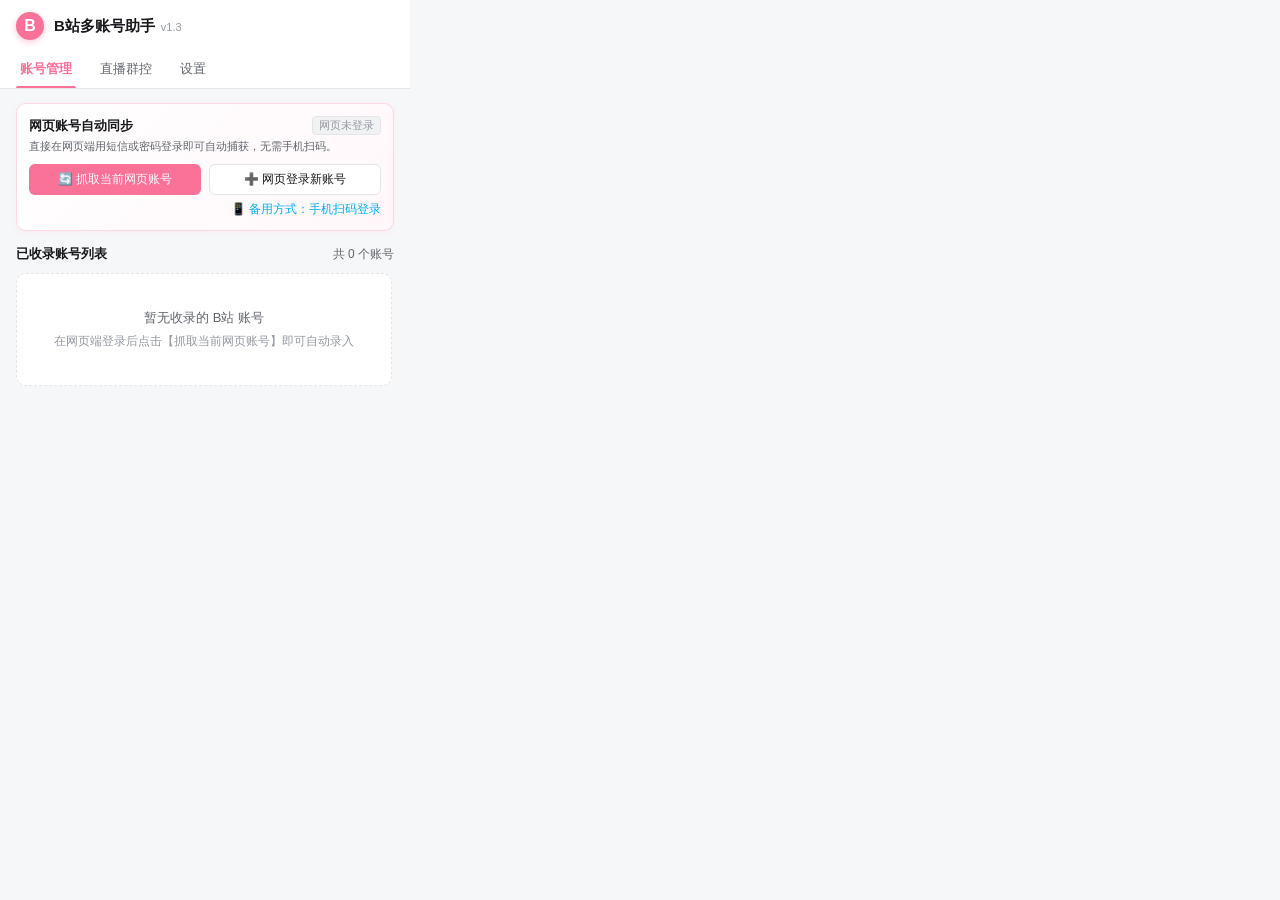
<file: bilibili-multi-account-extension/popup/popup.html>
<!DOCTYPE html>
<html lang="zh-CN">
<head>
  <meta charset="UTF-8">
  <meta name="viewport" content="width=device-width, initial-scale=1.0">
  <title>B站多账号助手</title>
  <link rel="stylesheet" href="popup.css">
</head>
<body>
  <div class="app-container">
    <!-- 头部栏 -->
    <header class="header">
      <div class="brand">
        <div class="logo-circle">B</div>
        <div class="title-wrap">
          <span class="title">B站多账号助手</span>
          <span class="version">v1.3</span>
        </div>
      </div>
      <nav class="nav-tabs">
        <button class="nav-tab active" data-tab="accounts">账号管理</button>
        <button class="nav-tab" data-tab="live">直播群控</button>
        <button class="nav-tab" data-tab="settings">设置</button>
      </nav>
    </header>

    <!-- 主内容区 -->
    <main class="main-content">
      <!-- Tab 1: 账号管理 -->
      <section id="tab-accounts" class="tab-pane active">
        <!-- 网页自动捕获与快捷登录操作卡片 -->
        <div class="quick-login-card">
          <div class="quick-login-header">
            <span class="quick-title">网页账号自动同步</span>
            <span id="browser-login-badge" class="badge-offline">网页未登录</span>
          </div>
          <div class="quick-login-desc">
            直接在网页端用短信或密码登录即可自动捕获，无需手机扫码。
          </div>
          <div class="quick-actions-row">
            <button id="btn-sync-current" class="btn btn-primary btn-sm flex-1" title="读取当前浏览器已登录的B站账号并保存">
              🔄 抓取当前网页账号
            </button>
            <button id="btn-login-new" class="btn btn-secondary btn-sm flex-1" title="安全保存已有账号后，退出当前网页并前往登录新号">
              ➕ 网页登录新账号
            </button>
          </div>
          <div class="extra-actions-row">
            <button id="btn-add-account-qr" class="btn-text">
              📱 备用方式：手机扫码登录
            </button>
          </div>
        </div>

        <div class="section-actions">
          <span class="section-title">已收录账号列表</span>
          <span id="account-count-text" class="sub-text">共 0 个账号</span>
        </div>

        <div id="account-list" class="account-list">
          <div class="empty-state" id="empty-account-tip">
            <p>暂无收录的 B站 账号</p>
            <p class="hint">在网页端登录后点击【抓取当前网页账号】即可自动录入</p>
          </div>
        </div>
      </section>

      <!-- Tab 2: 直播群控发言与送礼 -->
      <section id="tab-live" class="tab-pane">
        <!-- 当前直播间检测 -->
        <div class="live-room-box">
          <div class="box-header">
            <span class="box-title">目标直播间</span>
            <button id="btn-refresh-live" class="btn-text">检测当前页面</button>
          </div>
          <div class="room-input-group">
            <input type="text" id="live-room-id" placeholder="输入直播间号 (支持短号)" />
            <button id="btn-check-room" class="btn btn-secondary">解析</button>
          </div>
          <div id="room-status-badge" class="room-status">
            <span class="status-dot"></span>
            <span id="room-status-text">未检测到直播间</span>
          </div>
        </div>

        <!-- 参与账号提示 -->
        <div class="active-accounts-bar">
          <span>当前参与群控: </span>
          <b id="active-send-count">0</b> <span>个启用账号</span>
        </div>

        <!-- 弹幕输入 -->
        <div class="msg-box">
          <textarea id="danmaku-input" placeholder="输入直播间弹幕内容 (最多20字)..." maxlength="20"></textarea>
          <div class="msg-footer">
            <span id="char-counter">0/20</span>
            <button id="btn-send-danmaku" class="btn btn-primary" disabled>多账号同时发言</button>
          </div>
        </div>

        <!-- 免费送礼卡片 -->
        <div class="gift-box" style="margin-top: 10px; background: #fff; border: 1px solid var(--bili-border); border-radius: var(--radius-md); padding: 10px; display: flex; justify-content: space-between; align-items: center;">
          <div>
            <div style="font-weight: 500; font-size: 12px;">免费礼物群控打赏</div>
            <div style="font-size: 11px; color: var(--bili-text-disabled);">优先背包免费礼物，其次小心心 (绝不扣费)</div>
          </div>
          <button id="btn-send-gift" class="btn btn-secondary btn-sm" style="color: #2ac864; border-color: #a3e7be;">🎁 全号送心意</button>
        </div>

        <!-- 发送状态日志 -->
        <div class="send-results" id="send-results-box" style="display: none;">
          <div class="results-header">操作结果日志</div>
          <div class="results-list" id="results-list"></div>
        </div>
      </section>

      <!-- Tab 3: 设置 -->
      <section id="tab-settings" class="tab-pane">
        <div class="setting-item">
          <div class="setting-info">
            <div class="setting-title">主账号点赞时副账号自动跟随</div>
            <div class="setting-desc">主账号在网页点赞视频时，其余已启用的副账号在后台静默跟随点赞</div>
          </div>
          <label class="switch">
            <input type="checkbox" id="setting-auto-follow-like" checked>
            <span class="slider"></span>
          </label>
        </div>

        <div class="setting-item">
          <div class="setting-info">
            <div class="setting-title">跟随点赞轻量气泡提醒</div>
            <div class="setting-desc">副账号跟随点赞完成后，在页面右下角显示极简浮动胶囊提示</div>
          </div>
          <label class="switch">
            <input type="checkbox" id="setting-notify-follow-like" checked>
            <span class="slider"></span>
          </label>
        </div>

        <div class="setting-item">
          <div class="setting-info">
            <div class="setting-title">直播间发言副账号自动跟随</div>
            <div class="setting-desc">主账号在直播间发送弹幕后，其余已启用的副账号在后台静默跟随发言</div>
          </div>
          <label class="switch">
            <input type="checkbox" id="setting-auto-follow-danmaku" checked>
            <span class="slider"></span>
          </label>
        </div>

        <div class="setting-item">
          <div class="setting-info">
            <div class="setting-title">跟随发言轻量气泡提醒</div>
            <div class="setting-desc">副账号跟随发送弹幕完成后，在页面右下角显示极简浮动胶囊提示</div>
          </div>
          <label class="switch">
            <input type="checkbox" id="setting-notify-follow-danmaku" checked>
            <span class="slider"></span>
          </label>
        </div>

        <div class="setting-item">
          <div class="setting-info">
            <div class="setting-title">切换主账号后自动刷新</div>
            <div class="setting-desc">将账号设为主号时自动刷新当前 B 站标签页</div>
          </div>
          <label class="switch">
            <input type="checkbox" id="setting-auto-refresh" checked>
            <span class="slider"></span>
          </label>
        </div>

        <div class="setting-item">
          <div class="setting-info">
            <div class="setting-title">多账号离散随机延迟 (ms)</div>
            <div class="setting-desc">副号跟随点赞及群控发言时的防风控间隔范围</div>
          </div>
          <div class="range-inputs">
            <input type="number" id="setting-delay-min" min="50" max="5000" step="50" value="100">
            <span>~</span>
            <input type="number" id="setting-delay-max" min="50" max="8000" step="50" value="400">
          </div>
        </div>

        <div class="save-settings-bar">
          <button id="btn-save-settings" class="btn btn-primary full-width">保存设置</button>
        </div>
      </section>
    </main>

    <!-- 备用：扫码登录弹窗 Modal -->
    <div id="qr-modal" class="modal-overlay" style="display: none;">
      <div class="modal-card">
        <div class="modal-header">
          <h3>扫码登录 B站 账号</h3>
          <button id="btn-close-modal" class="btn-close">&times;</button>
        </div>
        <div class="modal-body">
          <div class="qrcode-wrapper">
            <canvas id="qr-canvas"></canvas>
            <div id="qr-mask" class="qr-mask" style="display: none;">
              <span id="qr-mask-text">二维码已失效</span>
              <button id="btn-refresh-qr" class="btn btn-secondary btn-sm">点击刷新</button>
            </div>
          </div>
          <div id="qr-status-msg" class="qr-status-msg">正在生成二维码...</div>
          <div class="qr-tip">请使用 哔哩哔哩 手机客户端扫码</div>
        </div>
      </div>
    </div>
  </div>

  <script src="../lib/qrcode.js"></script>
  <script type="module" src="popup.js"></script>
</body>
</html>
</file>
<file: bilibili-multi-account-extension/popup/popup.css>
/* 现代化 Bilibili 风格样式表 */
:root {
  --bili-pink: #fb7299;
  --bili-pink-hover: #f95c89;
  --bili-blue: #00aeec;
  --bili-text-main: #18191c;
  --bili-text-sub: #61666d;
  --bili-text-disabled: #9499a0;
  --bili-border: #e3e5e7;
  --bili-bg-card: #ffffff;
  --bili-bg-page: #f6f7f8;
  --bili-green: #2ac864;
  --bili-red: #f85959;
  --radius-sm: 6px;
  --radius-md: 10px;
  --radius-lg: 14px;
}

* {
  box-sizing: border-box;
  margin: 0;
  padding: 0;
}

body {
  width: 410px;
  min-height: 580px;
  font-family: -apple-system, BlinkMacSystemFont, "Segoe UI", Roboto, "Helvetica Neue", Arial, sans-serif;
  background-color: var(--bili-bg-page);
  color: var(--bili-text-main);
  font-size: 13px;
  user-select: none;
}

/* 布局容器 */
.app-container {
  display: flex;
  flex-direction: column;
  height: 100%;
}

/* 顶部导航 */
.header {
  background: #ffffff;
  border-bottom: 1px solid var(--bili-border);
  padding: 12px 16px 0 16px;
  position: sticky;
  top: 0;
  z-index: 10;
}

.brand {
  display: flex;
  align-items: center;
  gap: 10px;
  margin-bottom: 12px;
}

.logo-circle {
  width: 28px;
  height: 28px;
  background: var(--bili-pink);
  color: #fff;
  border-radius: 50%;
  display: flex;
  align-items: center;
  justify-content: center;
  font-weight: bold;
  font-size: 16px;
  box-shadow: 0 2px 6px rgba(251, 114, 153, 0.4);
}

.title-wrap {
  display: flex;
  align-items: baseline;
  gap: 6px;
}

.title {
  font-size: 15px;
  font-weight: 600;
  color: var(--bili-text-main);
}

.version {
  font-size: 11px;
  color: var(--bili-text-disabled);
}

.nav-tabs {
  display: flex;
  gap: 20px;
}

.nav-tab {
  background: none;
  border: none;
  font-size: 13px;
  color: var(--bili-text-sub);
  padding: 8px 4px 10px 4px;
  cursor: pointer;
  position: relative;
  font-weight: 500;
  transition: color 0.2s;
}

.nav-tab:hover {
  color: var(--bili-pink);
}

.nav-tab.active {
  color: var(--bili-pink);
  font-weight: 600;
}

.nav-tab.active::after {
  content: "";
  position: absolute;
  bottom: 0;
  left: 0;
  width: 100%;
  height: 2.5px;
  background-color: var(--bili-pink);
  border-radius: 2px 2px 0 0;
}

/* 主内容区域 */
.main-content {
  padding: 14px 16px;
  flex: 1;
}

.tab-pane {
  display: none;
}

.tab-pane.active {
  display: block;
}

/* 按钮通用 */
.btn {
  display: inline-flex;
  align-items: center;
  justify-content: center;
  gap: 4px;
  border-radius: var(--radius-sm);
  font-size: 13px;
  font-weight: 500;
  padding: 7px 12px;
  cursor: pointer;
  border: 1px solid transparent;
  transition: all 0.2s ease;
}

.btn-primary {
  background-color: var(--bili-pink);
  color: #fff;
}

.btn-primary:hover:not(:disabled) {
  background-color: var(--bili-pink-hover);
}

.btn-primary:disabled {
  background-color: #f7a8c0;
  cursor: not-allowed;
}

.btn-secondary {
  background-color: #fff;
  border-color: var(--bili-border);
  color: var(--bili-text-main);
}

.btn-secondary:hover {
  background-color: #f1f2f3;
  border-color: #ccd0d7;
}

.btn-text {
  background: none;
  border: none;
  color: var(--bili-blue);
  cursor: pointer;
  font-size: 12px;
}

.btn-text:hover {
  text-decoration: underline;
}

.btn-sm {
  font-size: 12px;
  padding: 6px 10px;
}

.btn-danger {
  background: #fff;
  border-color: #ffd2d2;
  color: var(--bili-red);
}

.btn-danger:hover {
  background: #fff0f0;
}

.flex-1 {
  flex: 1;
}

/* 顶部网页账号快捷同步卡片 */
.quick-login-card {
  background: linear-gradient(135deg, #ffffff 0%, #fff7fa 100%);
  border: 1px solid #ffd6e3;
  border-radius: var(--radius-md);
  padding: 12px;
  margin-bottom: 14px;
  box-shadow: 0 2px 6px rgba(251, 114, 153, 0.06);
}

.quick-login-header {
  display: flex;
  justify-content: space-between;
  align-items: center;
  margin-bottom: 4px;
}

.quick-title {
  font-size: 13px;
  font-weight: 600;
  color: var(--bili-text-main);
}

.badge-online {
  background: #e8f8ed;
  color: #17833e;
  border: 1px solid #a3e7be;
  font-size: 11px;
  padding: 1px 6px;
  border-radius: 4px;
  font-weight: 500;
}

.badge-offline {
  background: #f1f2f3;
  color: var(--bili-text-disabled);
  border: 1px solid var(--bili-border);
  font-size: 11px;
  padding: 1px 6px;
  border-radius: 4px;
}

.quick-login-desc {
  font-size: 11px;
  color: var(--bili-text-sub);
  margin-bottom: 10px;
  line-height: 1.4;
}

.quick-actions-row {
  display: flex;
  gap: 8px;
  margin-bottom: 6px;
}

.extra-actions-row {
  display: flex;
  justify-content: flex-end;
}

.section-actions {
  display: flex;
  justify-content: space-between;
  align-items: center;
  margin-bottom: 10px;
}

.section-title {
  font-size: 13px;
  font-weight: 600;
}

.sub-text {
  font-size: 12px;
  color: var(--bili-text-sub);
}

/* 账号列表 */
.account-list {
  display: flex;
  flex-direction: column;
  gap: 10px;
  max-height: 380px;
  overflow-y: auto;
  padding-right: 2px;
}

.empty-state {
  background: #fff;
  border-radius: var(--radius-md);
  padding: 35px 20px;
  text-align: center;
  border: 1px dashed var(--bili-border);
  color: var(--bili-text-sub);
}

.empty-state .hint {
  font-size: 12px;
  color: var(--bili-text-disabled);
  margin-top: 6px;
}

/* 账号卡片 */
.account-card {
  background: var(--bili-bg-card);
  border-radius: var(--radius-md);
  padding: 12px;
  box-shadow: 0 1px 4px rgba(0, 0, 0, 0.04);
  border: 1px solid var(--bili-border);
  display: flex;
  flex-direction: column;
  gap: 10px;
  position: relative;
  transition: transform 0.15s, box-shadow 0.15s;
}

.account-card.is-main {
  border-color: var(--bili-pink);
  background: linear-gradient(180deg, #fff7fa 0%, #ffffff 100%);
  box-shadow: 0 2px 8px rgba(251, 114, 153, 0.15);
}

.account-card:hover {
  box-shadow: 0 4px 10px rgba(0, 0, 0, 0.07);
}

.account-info {
  display: flex;
  align-items: center;
  gap: 10px;
}

.account-avatar {
  width: 44px;
  height: 44px;
  border-radius: 50%;
  object-fit: cover;
  border: 1px solid var(--bili-border);
}

.account-meta {
  flex: 1;
  min-width: 0;
}

.account-name-row {
  display: flex;
  align-items: center;
  gap: 6px;
}

.account-name {
  font-size: 14px;
  font-weight: 600;
  white-space: nowrap;
  overflow: hidden;
  text-overflow: ellipsis;
}

.badge-level {
  background: #f1f2f3;
  color: var(--bili-text-sub);
  font-size: 10px;
  padding: 1px 4px;
  border-radius: 3px;
  font-weight: bold;
}

.badge-main {
  background: #ffebf1;
  color: var(--bili-pink);
  border: 1px solid #ffd1df;
  font-size: 11px;
  padding: 1px 6px;
  border-radius: 4px;
  font-weight: 600;
  display: inline-flex;
  align-items: center;
  gap: 3px;
}

.badge-main::before {
  content: "●";
  font-size: 8px;
  color: var(--bili-green);
}

.account-uid {
  font-size: 11px;
  color: var(--bili-text-disabled);
  margin-top: 2px;
}

/* 卡片操作行 */
.account-actions {
  display: flex;
  align-items: center;
  justify-content: space-between;
  border-top: 1px solid #f1f2f3;
  padding-top: 8px;
}

.action-left {
  display: flex;
  align-items: center;
  gap: 8px;
}

.switch-label {
  font-size: 12px;
  color: var(--bili-text-sub);
}

/* Switch 开关组件 */
.switch {
  position: relative;
  display: inline-block;
  width: 36px;
  height: 20px;
}

.switch input {
  opacity: 0;
  width: 0;
  height: 0;
}

.slider {
  position: absolute;
  cursor: pointer;
  top: 0;
  left: 0;
  right: 0;
  bottom: 0;
  background-color: #ccd0d7;
  transition: 0.25s;
  border-radius: 20px;
}

.slider:before {
  position: absolute;
  content: "";
  height: 16px;
  width: 16px;
  left: 2px;
  bottom: 2px;
  background-color: white;
  transition: 0.25s;
  border-radius: 50%;
  box-shadow: 0 1px 3px rgba(0, 0, 0, 0.2);
}

input:checked + .slider {
  background-color: var(--bili-green);
}

input:checked + .slider:before {
  transform: translateX(16px);
}

.action-btns {
  display: flex;
  gap: 6px;
}

/* 直播间板块 */
.live-room-box {
  background: #fff;
  border: 1px solid var(--bili-border);
  border-radius: var(--radius-md);
  padding: 12px;
  margin-bottom: 12px;
}

.box-header {
  display: flex;
  justify-content: space-between;
  align-items: center;
  margin-bottom: 8px;
}

.box-title {
  font-weight: 600;
  font-size: 13px;
}

.room-input-group {
  display: flex;
  gap: 8px;
}

.room-input-group input {
  flex: 1;
  padding: 7px 10px;
  border: 1px solid var(--bili-border);
  border-radius: var(--radius-sm);
  font-size: 13px;
  outline: none;
}

.room-input-group input:focus {
  border-color: var(--bili-pink);
}

.room-status {
  display: flex;
  align-items: center;
  gap: 6px;
  margin-top: 8px;
  font-size: 12px;
  color: var(--bili-text-sub);
}

.status-dot {
  width: 8px;
  height: 8px;
  border-radius: 50%;
  background: #ccd0d7;
}

.room-status.active .status-dot {
  background: var(--bili-green);
}

.active-accounts-bar {
  background: #fdf2f5;
  border-radius: var(--radius-sm);
  padding: 8px 12px;
  font-size: 12px;
  color: #c93b68;
  margin-bottom: 12px;
}

.msg-box {
  background: #fff;
  border: 1px solid var(--bili-border);
  border-radius: var(--radius-md);
  padding: 12px;
  display: flex;
  flex-direction: column;
  gap: 8px;
}

.msg-box textarea {
  width: 100%;
  height: 60px;
  padding: 8px;
  border: 1px solid var(--bili-border);
  border-radius: var(--radius-sm);
  font-size: 13px;
  resize: none;
  outline: none;
  font-family: inherit;
}

.msg-box textarea:focus {
  border-color: var(--bili-pink);
}

.msg-footer {
  display: flex;
  justify-content: space-between;
  align-items: center;
}

#char-counter {
  font-size: 12px;
  color: var(--bili-text-disabled);
}

/* 结果日志面板 */
.send-results {
  margin-top: 12px;
  background: #fff;
  border: 1px solid var(--bili-border);
  border-radius: var(--radius-md);
  padding: 10px;
}

.results-header {
  font-weight: 600;
  font-size: 12px;
  margin-bottom: 8px;
  color: var(--bili-text-sub);
}

.results-list {
  display: flex;
  flex-direction: column;
  gap: 6px;
  max-height: 150px;
  overflow-y: auto;
}

.result-item {
  display: flex;
  justify-content: space-between;
  align-items: center;
  padding: 5px 8px;
  border-radius: 4px;
  font-size: 12px;
}

.result-item.success {
  background: #effaf3;
  color: #17833e;
}

.result-item.failed {
  background: #fdf1f1;
  color: var(--bili-red);
}

/* 设置项 */
.setting-item {
  background: #fff;
  border: 1px solid var(--bili-border);
  border-radius: var(--radius-md);
  padding: 12px;
  margin-bottom: 10px;
  display: flex;
  justify-content: space-between;
  align-items: center;
}

.setting-title {
  font-size: 13px;
  font-weight: 500;
}

.setting-desc {
  font-size: 11px;
  color: var(--bili-text-disabled);
  margin-top: 2px;
}

.range-inputs {
  display: flex;
  align-items: center;
  gap: 6px;
}

.range-inputs input {
  width: 64px;
  padding: 4px 6px;
  border: 1px solid var(--bili-border);
  border-radius: 4px;
  text-align: center;
}

.full-width {
  width: 100%;
}

.save-settings-bar {
  margin-top: 16px;
}

/* 模态框 Modal */
.modal-overlay {
  position: fixed;
  top: 0;
  left: 0;
  right: 0;
  bottom: 0;
  background: rgba(0, 0, 0, 0.45);
  display: flex;
  align-items: center;
  justify-content: center;
  z-index: 100;
  backdrop-filter: blur(2px);
}

.modal-card {
  background: #fff;
  border-radius: var(--radius-lg);
  width: 290px;
  padding: 16px;
  box-shadow: 0 10px 25px rgba(0, 0, 0, 0.2);
  text-align: center;
  animation: popIn 0.2s ease-out;
}

@keyframes popIn {
  from { transform: scale(0.9); opacity: 0; }
  to { transform: scale(1); opacity: 1; }
}

.modal-header {
  display: flex;
  justify-content: space-between;
  align-items: center;
  margin-bottom: 14px;
}

.modal-header h3 {
  font-size: 14px;
  font-weight: 600;
}

.btn-close {
  background: none;
  border: none;
  font-size: 20px;
  cursor: pointer;
  color: var(--bili-text-disabled);
}

.btn-close:hover {
  color: var(--bili-text-main);
}

.qrcode-wrapper {
  position: relative;
  width: 180px;
  height: 180px;
  margin: 0 auto;
  border: 1px solid var(--bili-border);
  border-radius: var(--radius-sm);
  padding: 6px;
  background: #fff;
}

#qr-canvas {
  width: 100%;
  height: 100%;
}

.qr-mask {
  position: absolute;
  top: 0;
  left: 0;
  right: 0;
  bottom: 0;
  background: rgba(255, 255, 255, 0.92);
  display: flex;
  flex-direction: column;
  align-items: center;
  justify-content: center;
  gap: 8px;
  font-size: 13px;
  color: var(--bili-text-sub);
}

.qr-status-msg {
  font-size: 13px;
  color: var(--bili-pink);
  margin-top: 12px;
  font-weight: 500;
}

.qr-tip {
  font-size: 11px;
  color: var(--bili-text-disabled);
  margin-top: 4px;
}
</file>
